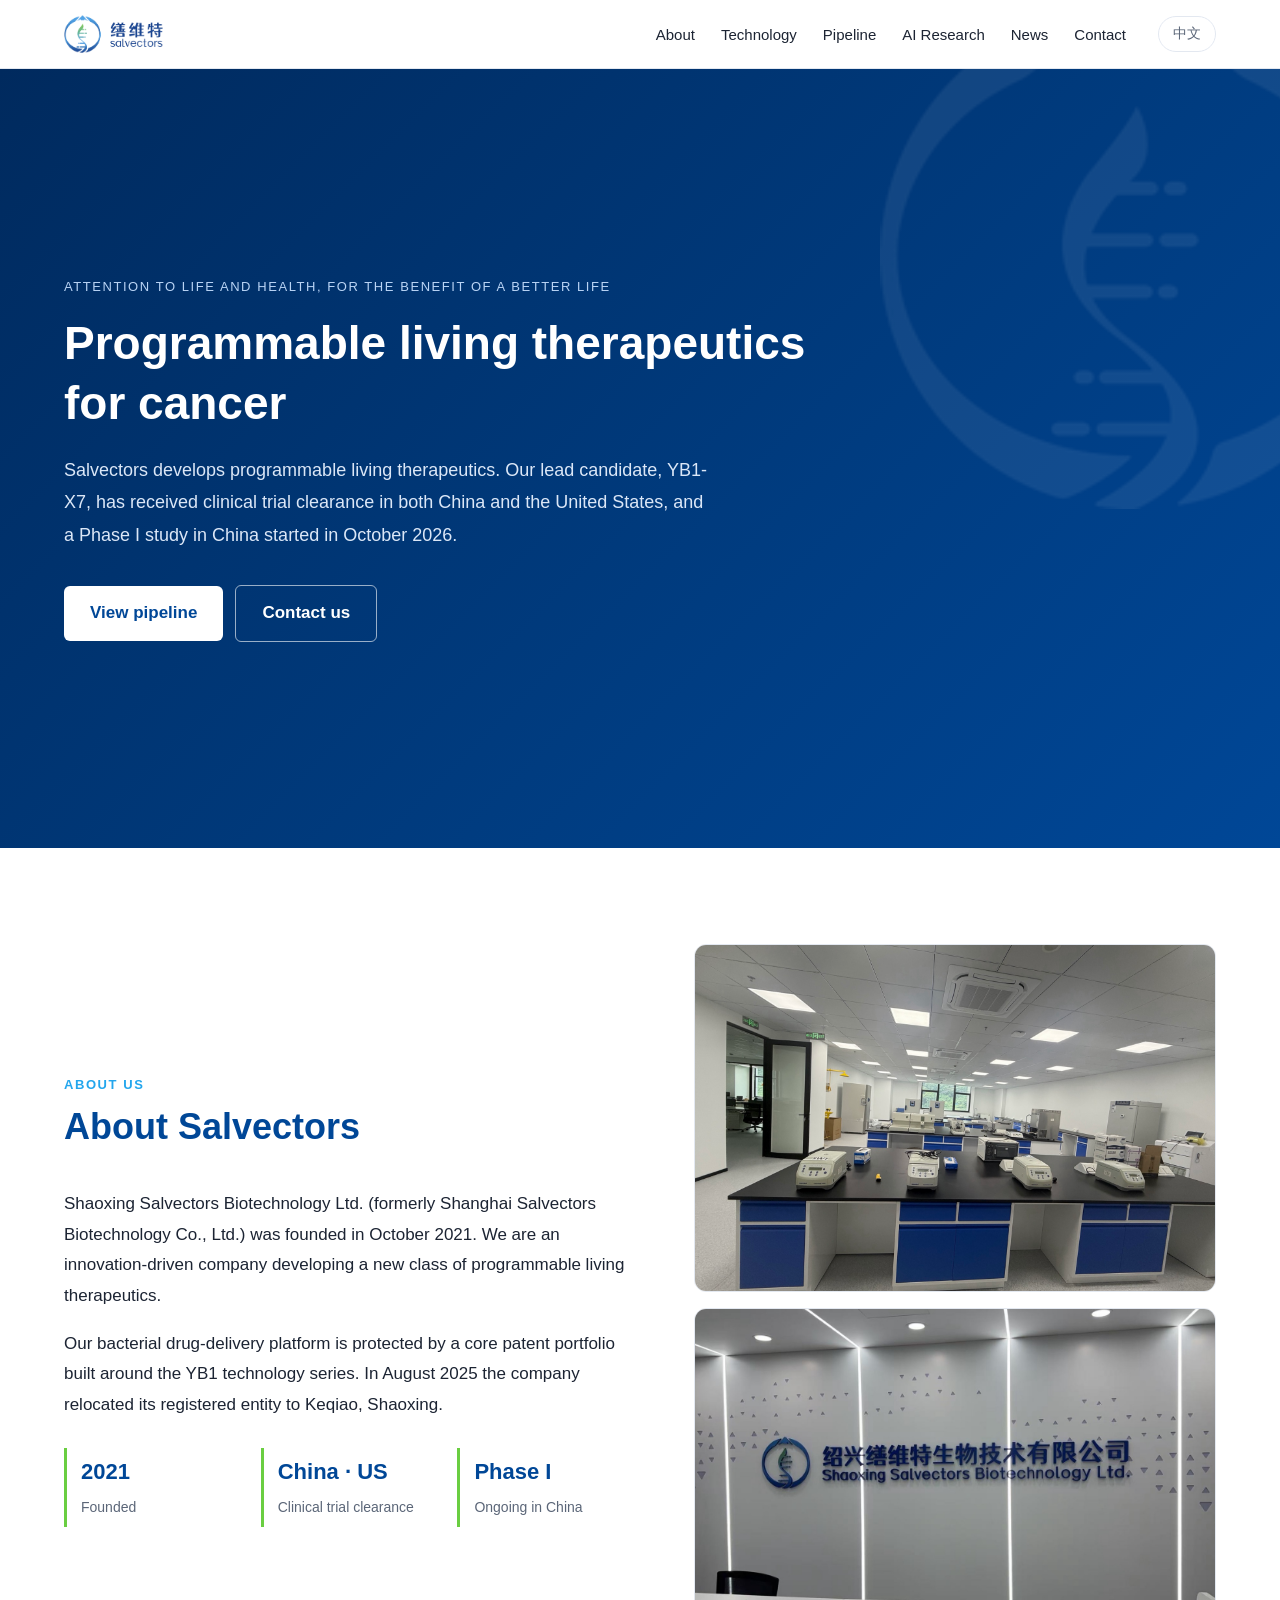
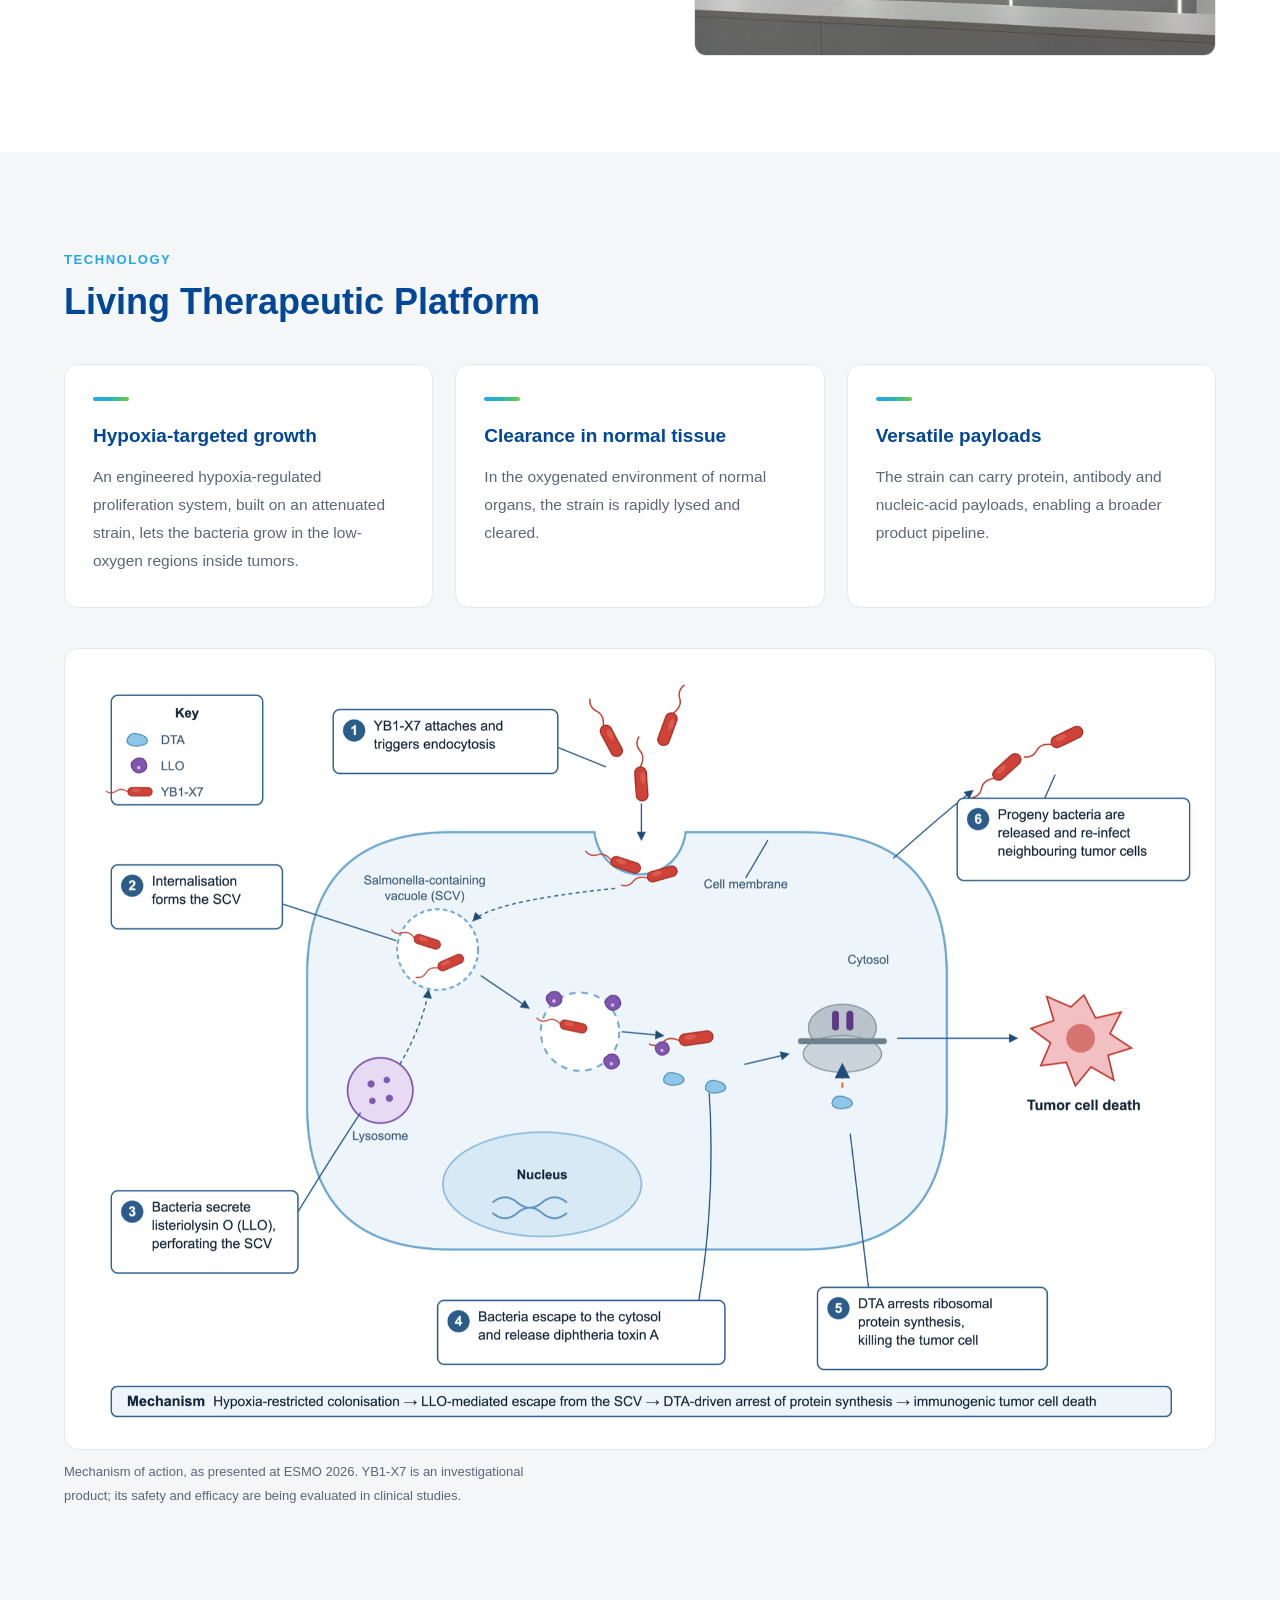
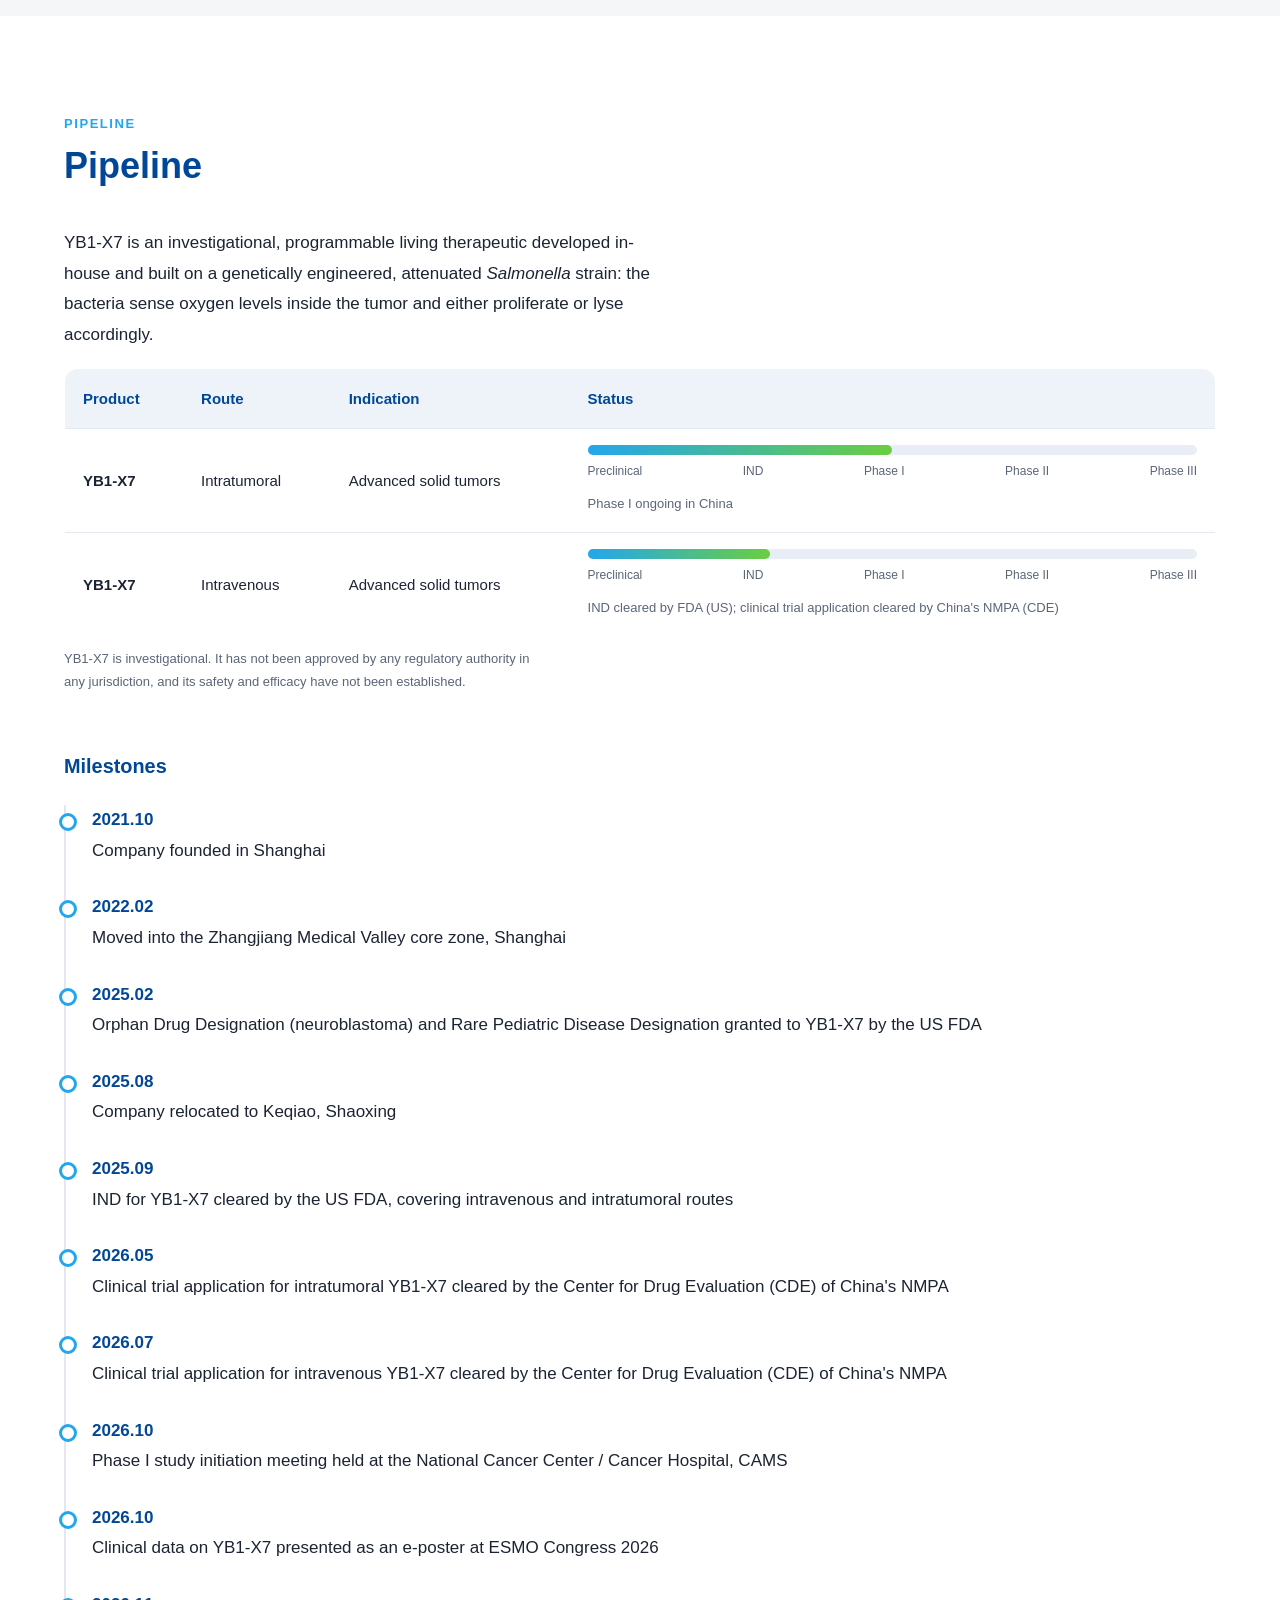
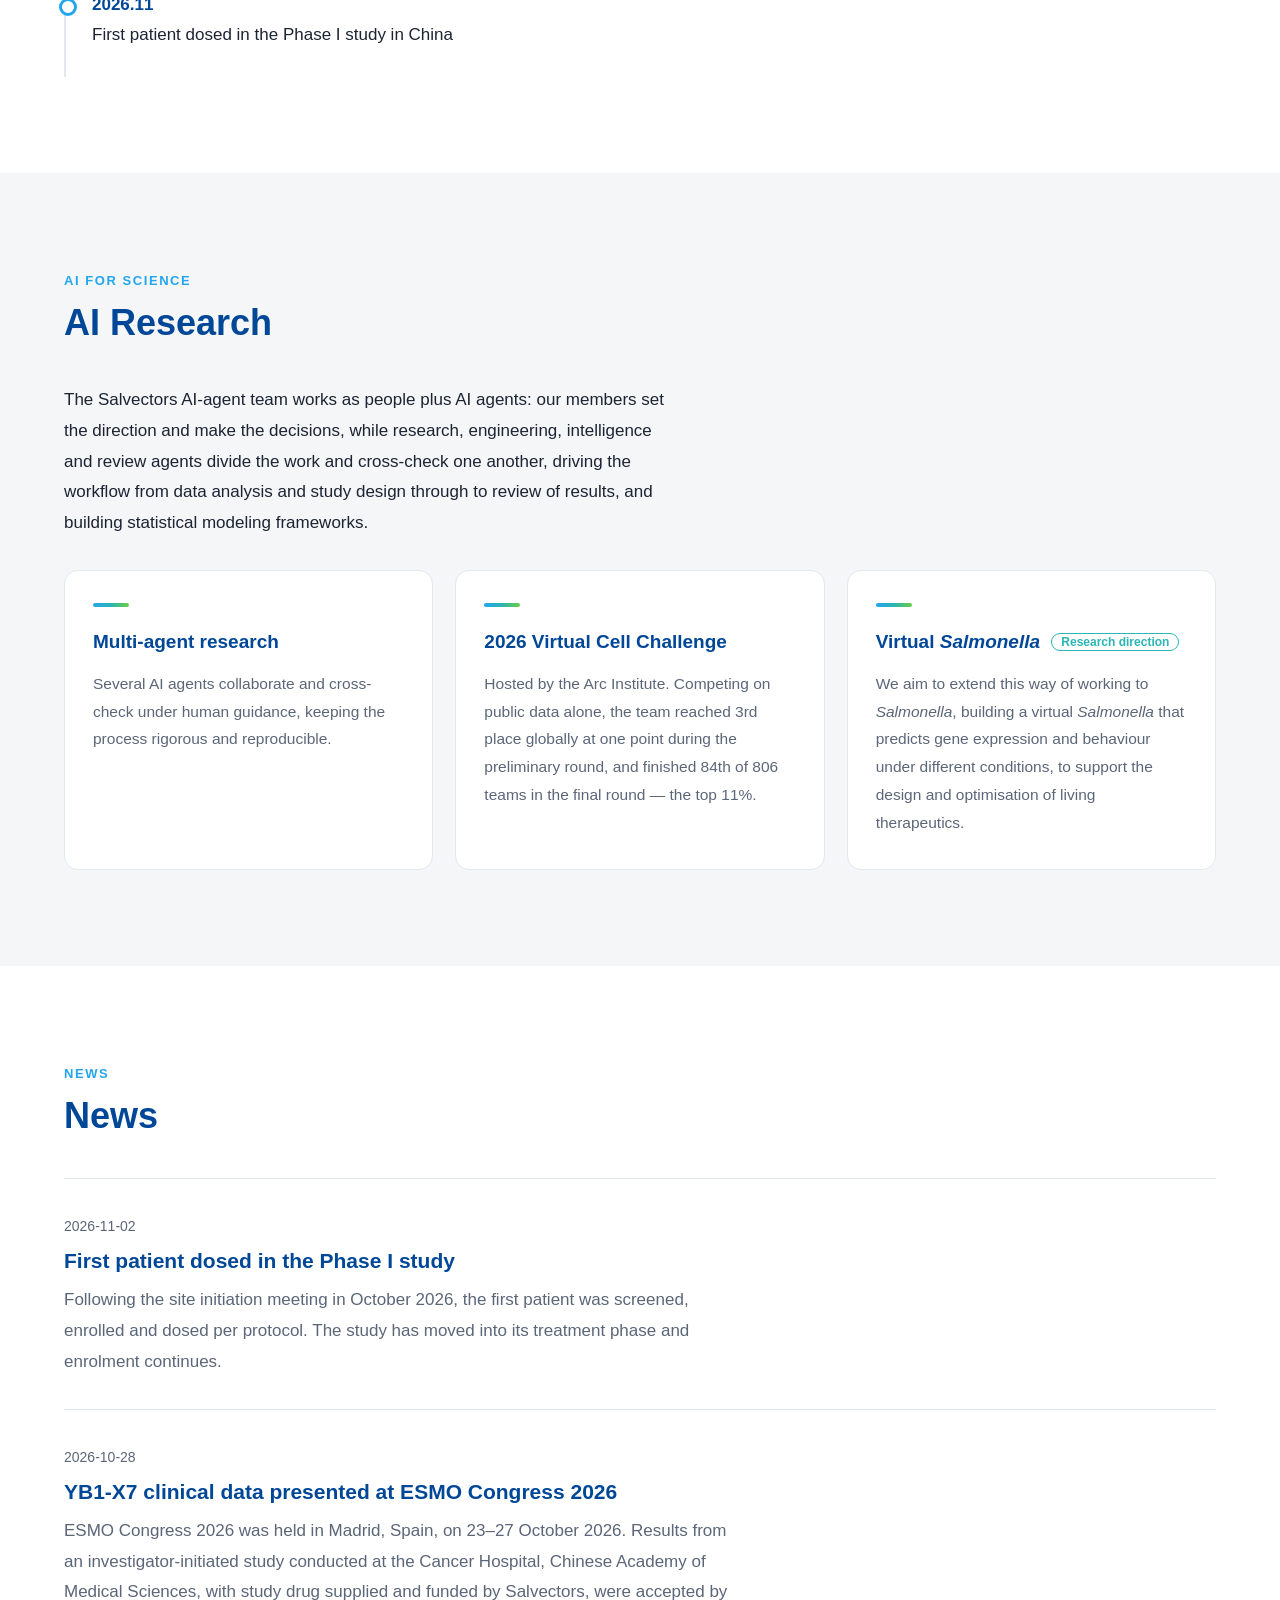
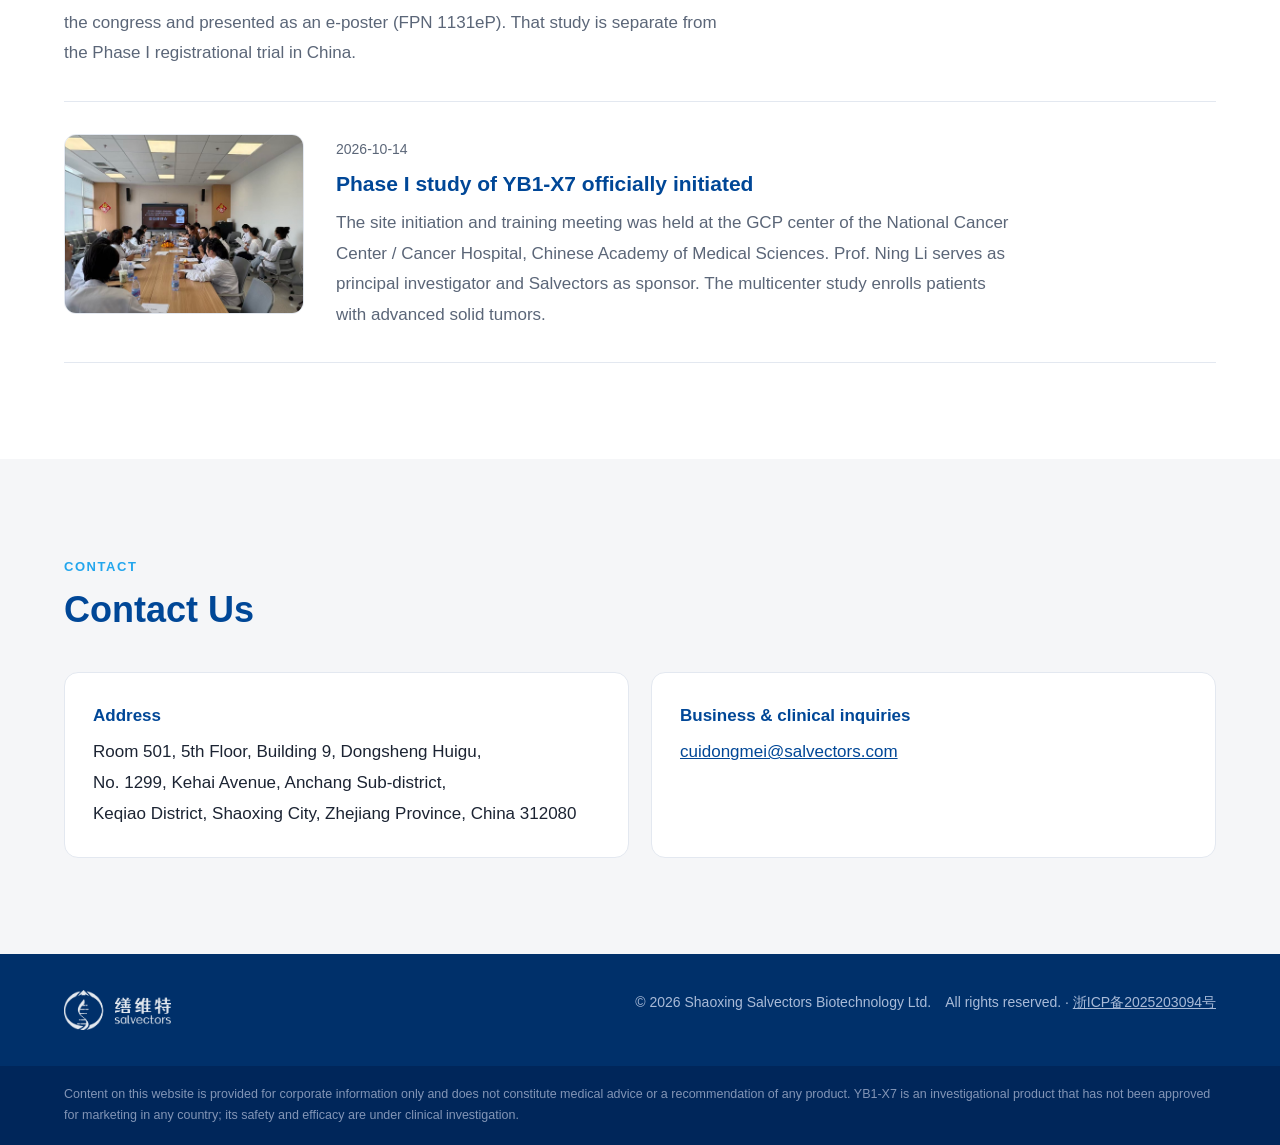
<file: index.html>
<!doctype html>
<html><head><meta charset="utf-8">
<title>缮维特生物 Salvectors</title>
<script>
var l=(navigator.languages&&navigator.languages[0]||navigator.language||'').toLowerCase();
location.replace(l.indexOf('zh')===0?'zh/':'en/');
</script>
<noscript><meta http-equiv="refresh" content="0; url=zh/"></noscript>
</head><body><a href="zh/">中文</a> · <a href="en/">English</a></body></html>
</file>
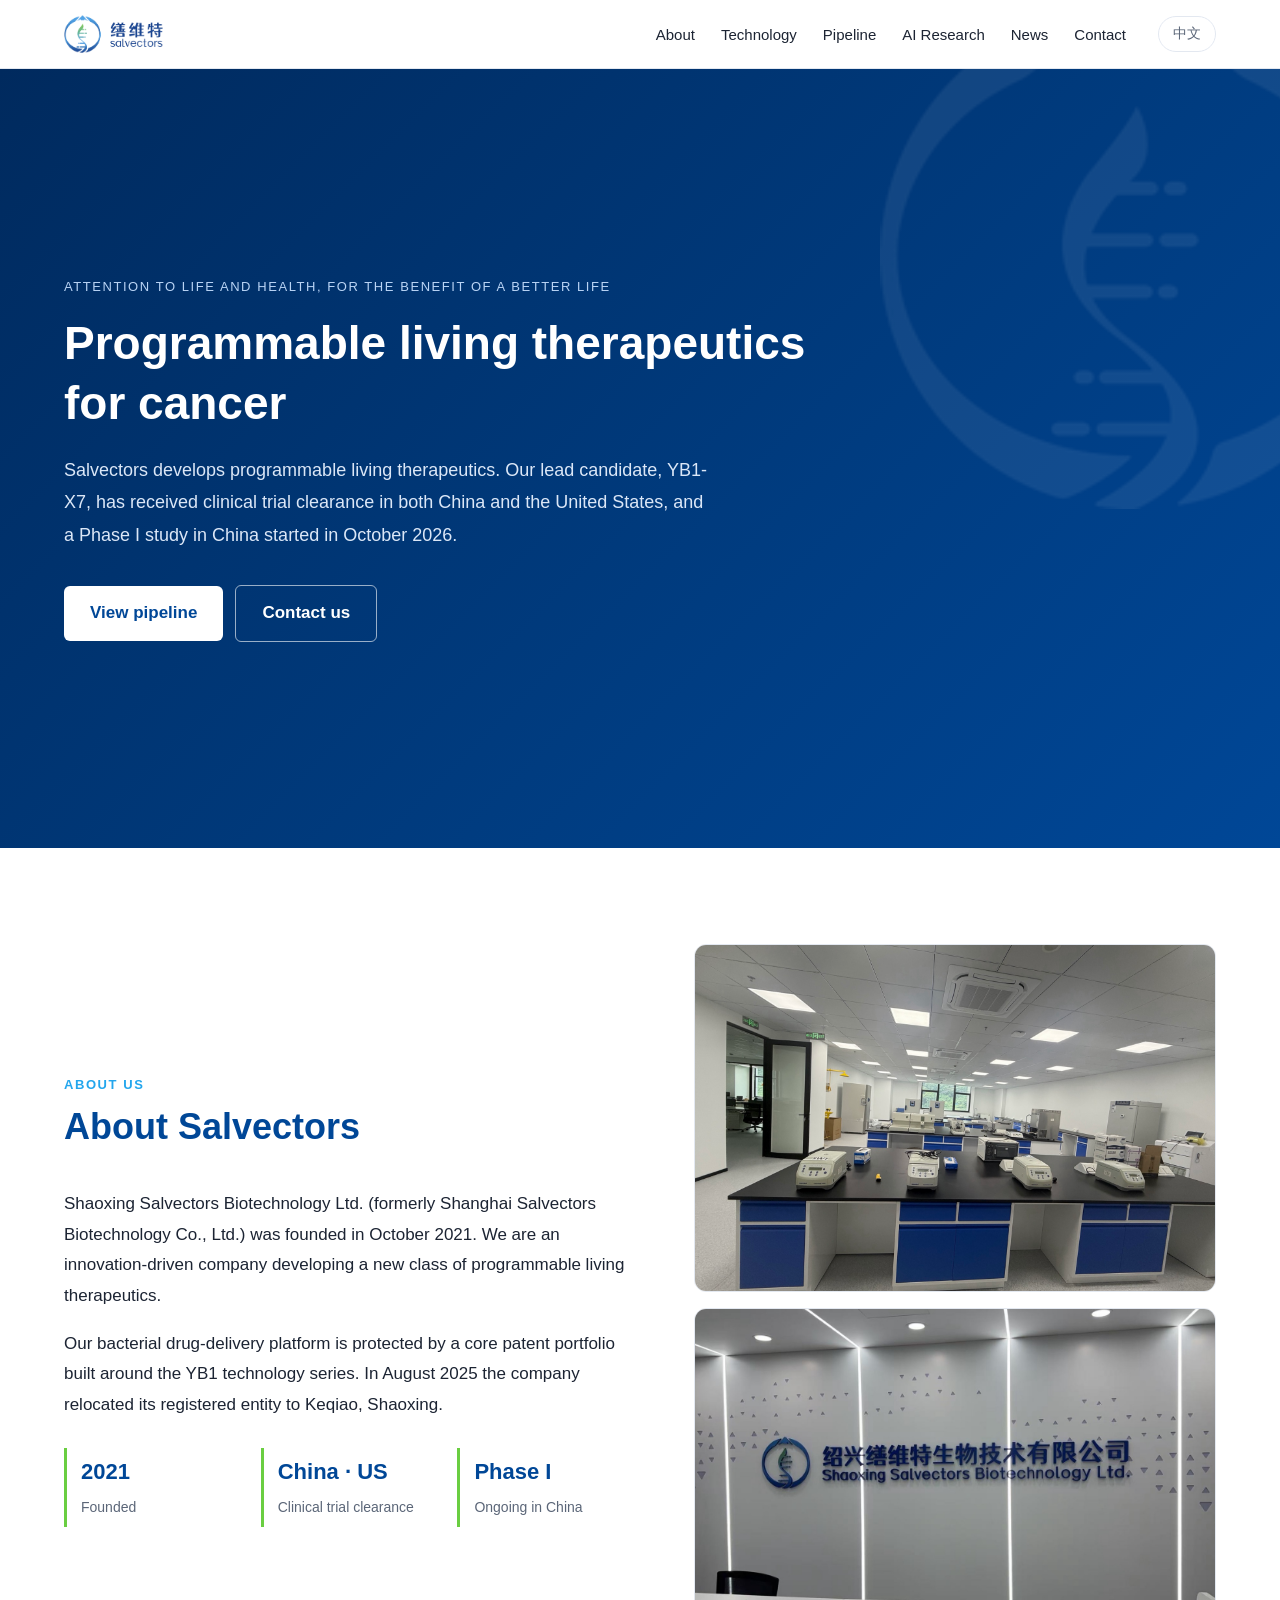
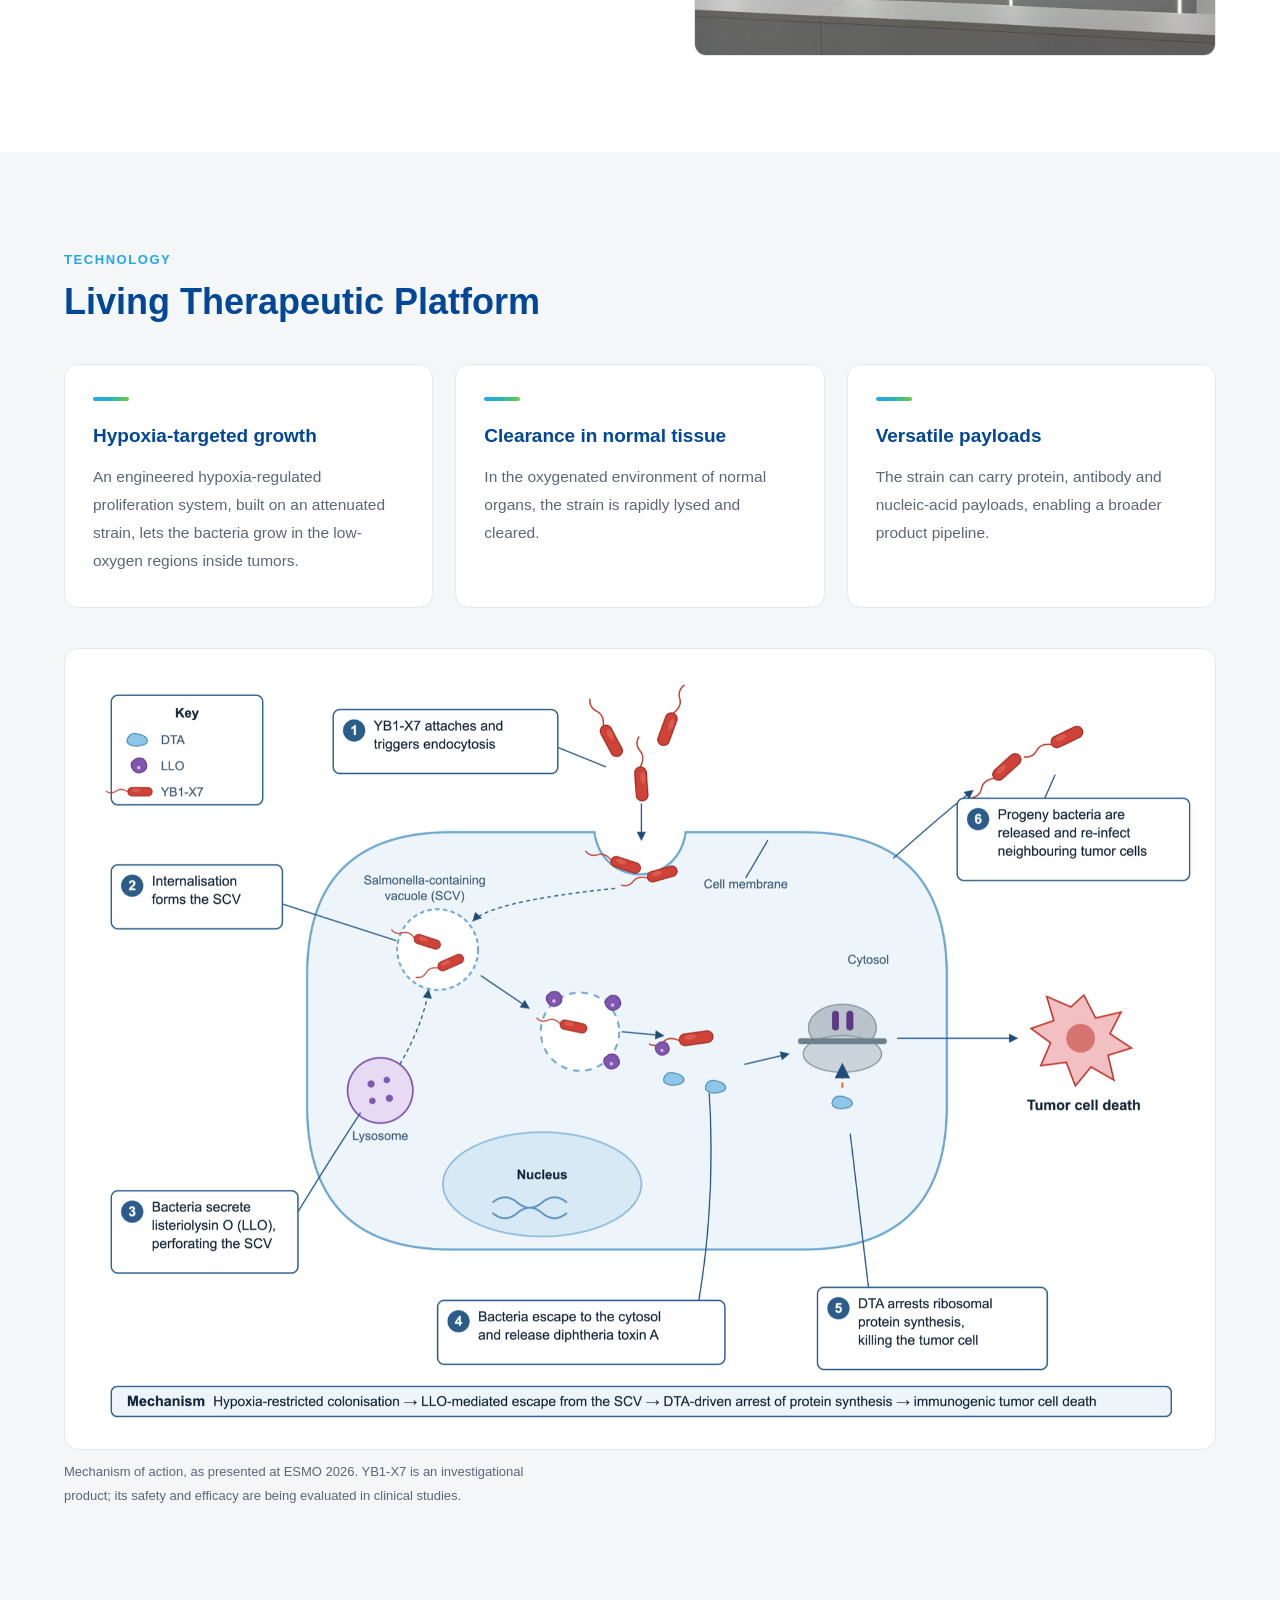
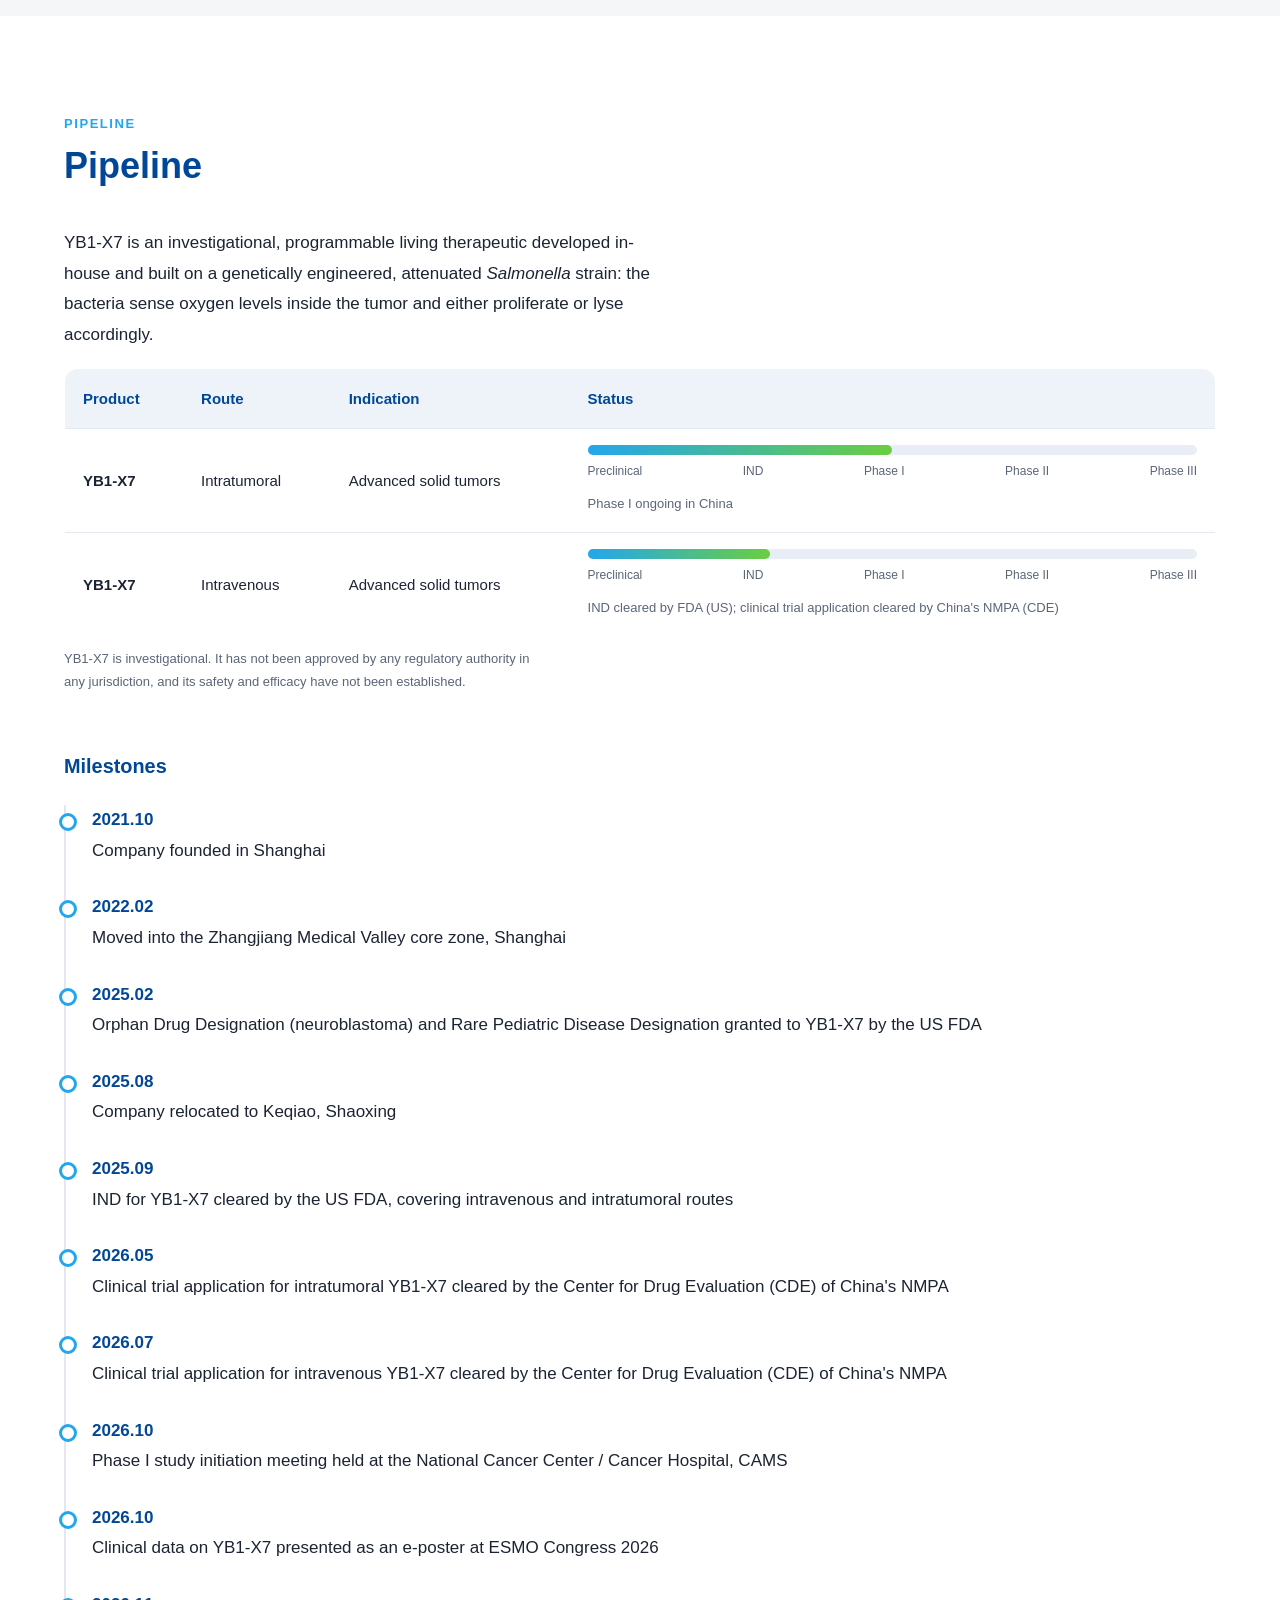
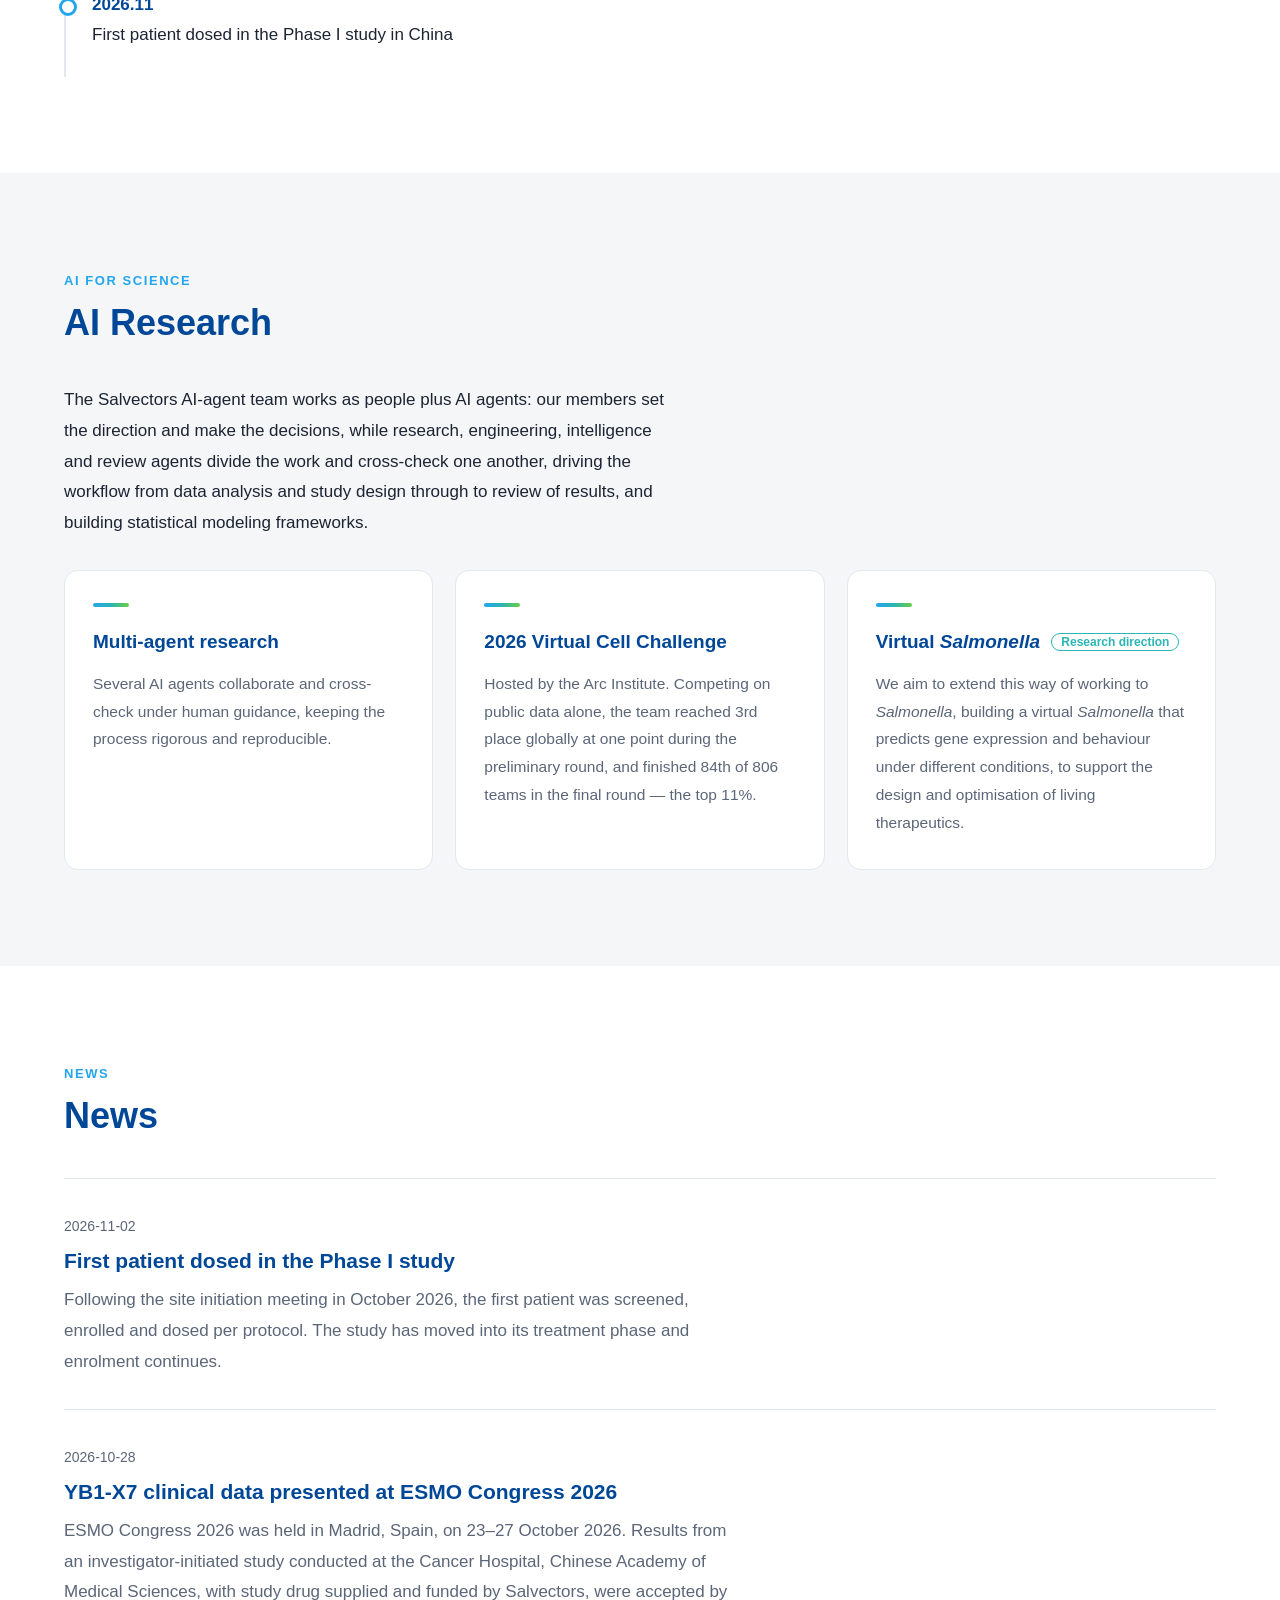
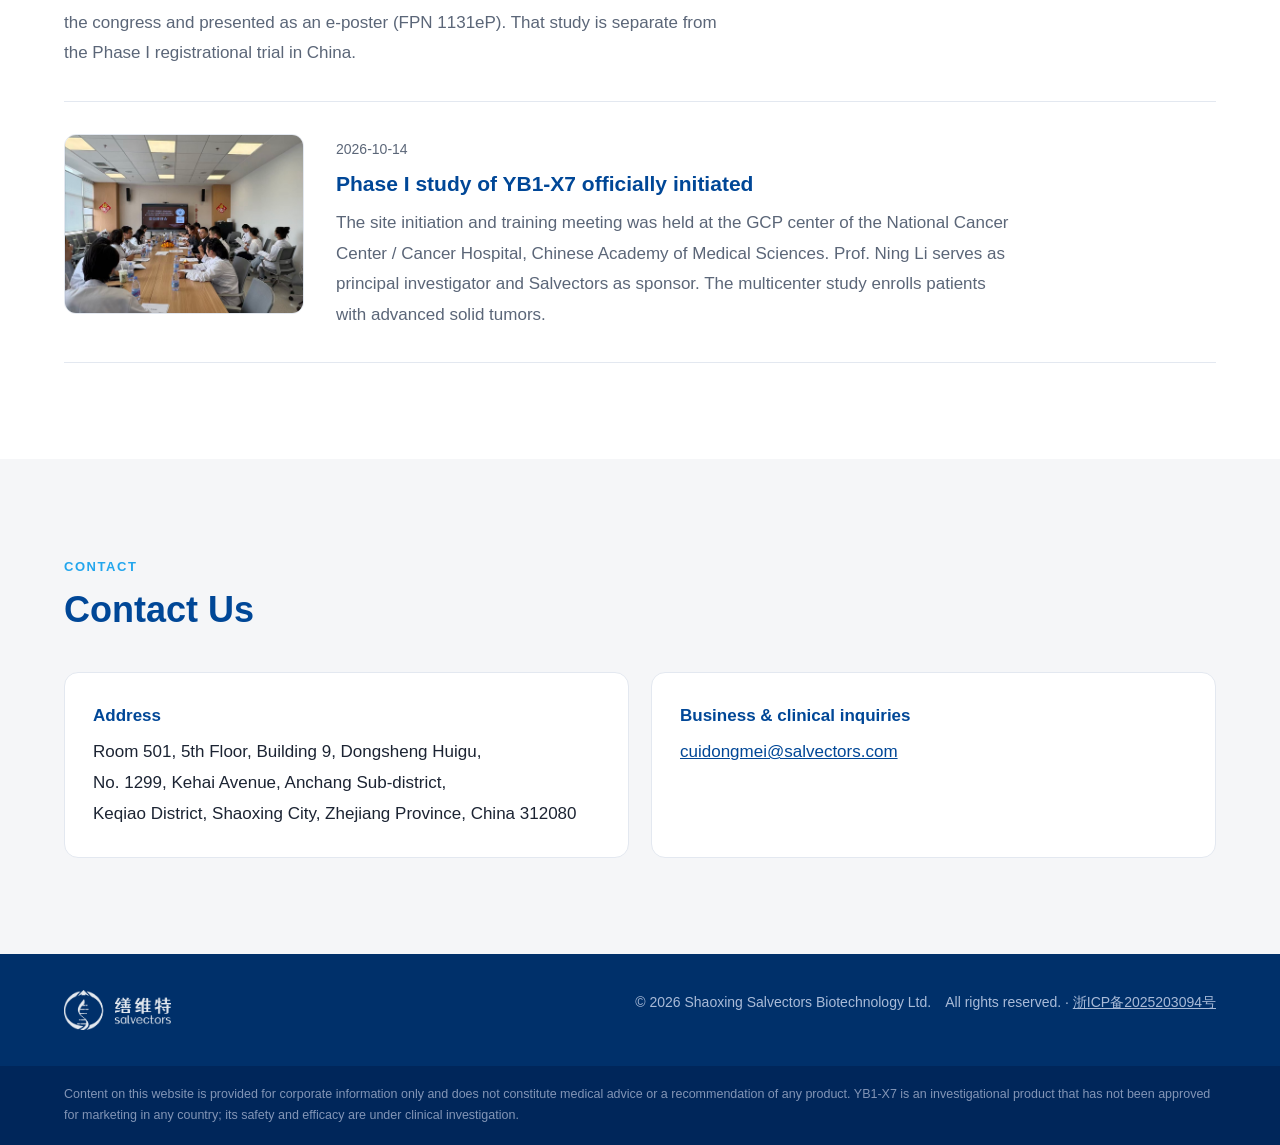
<file: en/index.html>
<!doctype html>
<html lang="en">
<head>
<meta charset="utf-8">
<meta name="viewport" content="width=device-width, initial-scale=1">
<title>Salvectors | Shaoxing Salvectors Biotechnology Ltd.</title>
<meta name="description" content="Shaoxing Salvectors Biotechnology Ltd. develops programmable living therapeutics. Lead program: YB1-X7.">
<link rel="canonical" href="https://salvectors.com/en/">
<link rel="alternate" hreflang="zh-CN" href="https://salvectors.com/zh/">
<link rel="alternate" hreflang="en" href="https://salvectors.com/en/">
<link rel="alternate" hreflang="x-default" href="https://salvectors.com/">
<link rel="icon" type="image/png" href="../assets/mark.png">
<link rel="apple-touch-icon" href="../assets/mark.png">
<link rel="stylesheet" href="../assets/style.css">
</head>
<body>
<header class=top><div class=wrap>
  <a class=brand href="./"><img src="../assets/logo.png" alt="Shaoxing Salvectors Biotechnology Ltd."></a>
  <nav><a href="#about">About</a><a href="#platform">Technology</a><a href="#pipeline">Pipeline</a><a href="#ai">AI Research</a><a href="#news">News</a><a href="#contact">Contact</a></nav>
  <a class=lang href="../zh/">中文</a>
</div></header>

<section class=hero><div class=wrap>
  <div class=eyebrow>Attention to life and health, for the benefit of a better life</div>
  <h1>Programmable living therapeutics<br>for cancer</h1>
  <p>Salvectors develops programmable living therapeutics. Our lead candidate, YB1-X7, has received clinical trial clearance in both China and the United States, and a Phase I study in China started in October 2026.</p>
  <a class="btn primary" href="#pipeline">View pipeline</a><a class="btn ghost" href="#contact">Contact us</a>
</div></section>

<section id=about><div class="wrap two">
  <div>
    <div class=sec-head><div class=eyebrow>About Us</div><h2>About Salvectors</h2></div>
    <p>Shaoxing Salvectors Biotechnology Ltd. (formerly Shanghai Salvectors Biotechnology Co., Ltd.) was founded in October 2021. We are an innovation-driven company developing a new class of programmable living therapeutics.</p><p>Our bacterial drug-delivery platform is protected by a core patent portfolio built around the YB1 technology series. In August 2025 the company relocated its registered entity to Keqiao, Shaoxing.</p>
    <div class=facts><div class=fact><b>2021</b><span>Founded</span></div><div class=fact><b>China · US</b><span>Clinical trial clearance</span></div><div class=fact><b>Phase I</b><span>Ongoing in China</span></div></div>
  </div>
  <div class=photos>
    <img src="../assets/lab.jpg" alt="R&D laboratory in Keqiao" loading=lazy>
    <img src="../assets/reception.jpg" alt="Reception, Shaoxing Salvectors Biotechnology Ltd." loading=lazy>
  </div>
</div></section>

<section id=platform class=soft><div class=wrap>
  <div class=sec-head><div class=eyebrow>Technology</div><h2>Living Therapeutic Platform</h2></div>
  <div class=cards><div class=card><div class=dot></div><h3>Hypoxia-targeted growth</h3><p>An engineered hypoxia-regulated proliferation system, built on an attenuated strain, lets the bacteria grow in the low-oxygen regions inside tumors.</p></div><div class=card><div class=dot></div><h3>Clearance in normal tissue</h3><p>In the oxygenated environment of normal organs, the strain is rapidly lysed and cleared.</p></div><div class=card><div class=dot></div><h3>Versatile payloads</h3><p>The strain can carry protein, antibody and nucleic-acid payloads, enabling a broader product pipeline.</p></div></div>
  <div class=moa><img src="../assets/moa_en.png" alt="Mechanism of action of YB1-X7" loading=lazy></div>
  <p class=note>Mechanism of action, as presented at ESMO 2026. YB1-X7 is an investigational product; its safety and efficacy are being evaluated in clinical studies.</p>
</div></section>

<section id=pipeline><div class=wrap>
  <div class=sec-head><div class=eyebrow>Pipeline</div><h2>Pipeline</h2></div>
  <p>YB1-X7 is an investigational, programmable living therapeutic developed in-house and built on a genetically engineered, attenuated <i>Salmonella</i> strain: the bacteria sense oxygen levels inside the tumor and either proliferate or lyse accordingly.</p>
  <table class=pipe><thead><tr><th>Product</th><th>Route</th><th>Indication</th><th>Status</th></tr></thead><tbody><tr><td><b>YB1-X7</b></td><td>Intratumoral</td><td>Advanced solid tumors</td><td><div class=bar><i style="width:50%"></i></div><div class=stages><span>Preclinical</span><span>IND</span><span>Phase I</span><span>Phase II</span><span>Phase III</span></div><div class=note>Phase I ongoing in China</div></td></tr><tr><td><b>YB1-X7</b></td><td>Intravenous</td><td>Advanced solid tumors</td><td><div class=bar><i style="width:30%"></i></div><div class=stages><span>Preclinical</span><span>IND</span><span>Phase I</span><span>Phase II</span><span>Phase III</span></div><div class=note>IND cleared by FDA (US); clinical trial application cleared by China's NMPA (CDE)</div></td></tr></tbody></table>
  <p class=note>YB1-X7 is investigational. It has not been approved by any regulatory authority in any jurisdiction, and its safety and efficacy have not been established.</p>
  <h3 style="margin:56px 0 20px;color:var(--navy)">Milestones</h3>
  <ul class=timeline><li><time>2021.10</time>Company founded in Shanghai</li><li><time>2022.02</time>Moved into the Zhangjiang Medical Valley core zone, Shanghai</li><li><time>2025.02</time>Orphan Drug Designation (neuroblastoma) and Rare Pediatric Disease Designation granted to YB1-X7 by the US FDA</li><li><time>2025.08</time>Company relocated to Keqiao, Shaoxing</li><li><time>2025.09</time>IND for YB1-X7 cleared by the US FDA, covering intravenous and intratumoral routes</li><li><time>2026.05</time>Clinical trial application for intratumoral YB1-X7 cleared by the Center for Drug Evaluation (CDE) of China's NMPA</li><li><time>2026.07</time>Clinical trial application for intravenous YB1-X7 cleared by the Center for Drug Evaluation (CDE) of China's NMPA</li><li><time>2026.10</time>Phase I study initiation meeting held at the National Cancer Center / Cancer Hospital, CAMS</li><li><time>2026.10</time>Clinical data on YB1-X7 presented as an e-poster at ESMO Congress 2026</li><li><time>2026.11</time>First patient dosed in the Phase I study in China</li></ul>
</div></section>

<section id=ai class=soft><div class=wrap>
  <div class=sec-head><div class=eyebrow>AI for Science</div><h2>AI Research</h2></div>
  <p>The Salvectors AI-agent team works as people plus AI agents: our members set the direction and make the decisions, while research, engineering, intelligence and review agents divide the work and cross-check one another, driving the workflow from data analysis and study design through to review of results, and building statistical modeling frameworks.</p>
  <div class=cards style="margin-top:32px"><div class=card><div class=dot></div><h3>Multi-agent research</h3><p>Several AI agents collaborate and cross-check under human guidance, keeping the process rigorous and reproducible.</p></div><div class=card><div class=dot></div><h3>2026 Virtual Cell Challenge</h3><p>Hosted by the Arc Institute. Competing on public data alone, the team reached 3rd place globally at one point during the preliminary round, and finished 84th of 806 teams in the final round — the top 11%.</p></div><div class=card><div class=dot></div><h3>Virtual <i>Salmonella</i> <em class=tag>Research direction</em></h3><p>We aim to extend this way of working to <i>Salmonella</i>, building a virtual <i>Salmonella</i> that predicts gene expression and behaviour under different conditions, to support the design and optimisation of living therapeutics.</p></div></div>
</div></section>

<section id=news><div class=wrap>
  <div class=sec-head><div class=eyebrow>News</div><h2>News</h2></div>
  <div class=news><article class="news-item no-img"><div><time>2026-11-02</time><h3>First patient dosed in the Phase I study</h3><p>Following the site initiation meeting in October 2026, the first patient was screened, enrolled and dosed per protocol. The study has moved into its treatment phase and enrolment continues.</p></div></article><article class="news-item no-img"><div><time>2026-10-28</time><h3>YB1-X7 clinical data presented at ESMO Congress 2026</h3><p>ESMO Congress 2026 was held in Madrid, Spain, on 23–27 October 2026. Results from an investigator-initiated study conducted at the Cancer Hospital, Chinese Academy of Medical Sciences, with study drug supplied and funded by Salvectors, were accepted by the congress and presented as an e-poster (FPN 1131eP). That study is separate from the Phase I registrational trial in China.</p></div></article><article class="news-item"><img src="../assets/kickoff.jpg" alt="" loading=lazy><div><time>2026-10-14</time><h3>Phase I study of YB1-X7 officially initiated</h3><p>The site initiation and training meeting was held at the GCP center of the National Cancer Center / Cancer Hospital, Chinese Academy of Medical Sciences. Prof. Ning Li serves as principal investigator and Salvectors as sponsor. The multicenter study enrolls patients with advanced solid tumors.</p></div></article></div>
</div></section>

<section id=contact class=soft><div class=wrap>
  <div class=sec-head><div class=eyebrow>Contact</div><h2>Contact Us</h2></div>
  <div class=contact><div><b>Address</b>Room 501, 5th Floor, Building 9, Dongsheng Huigu,<br>No. 1299, Kehai Avenue, Anchang Sub-district,<br>Keqiao District, Shaoxing City, Zhejiang Province, China 312080</div><div><b>Business &amp; clinical inquiries</b><a href="mailto:cuidongmei@salvectors.com">cuidongmei@salvectors.com</a></div></div>
</div></section>

<footer><div class=wrap>
  <img src="../assets/logo-white.png" alt="" style="height:40px">
  <div>© 2026 Shaoxing Salvectors Biotechnology Ltd.　All rights reserved. · <a href="https://beian.miit.gov.cn/" target="_blank" rel="noopener">浙ICP备2025203094号</a></div>
</div></footer>
<div class=disclaimer><div class=wrap>Content on this website is provided for corporate information only and does not constitute medical advice or a recommendation of any product. YB1-X7 is an investigational product that has not been approved for marketing in any country; its safety and efficacy are under clinical investigation.</div></div>
</body>
</html>
</file>
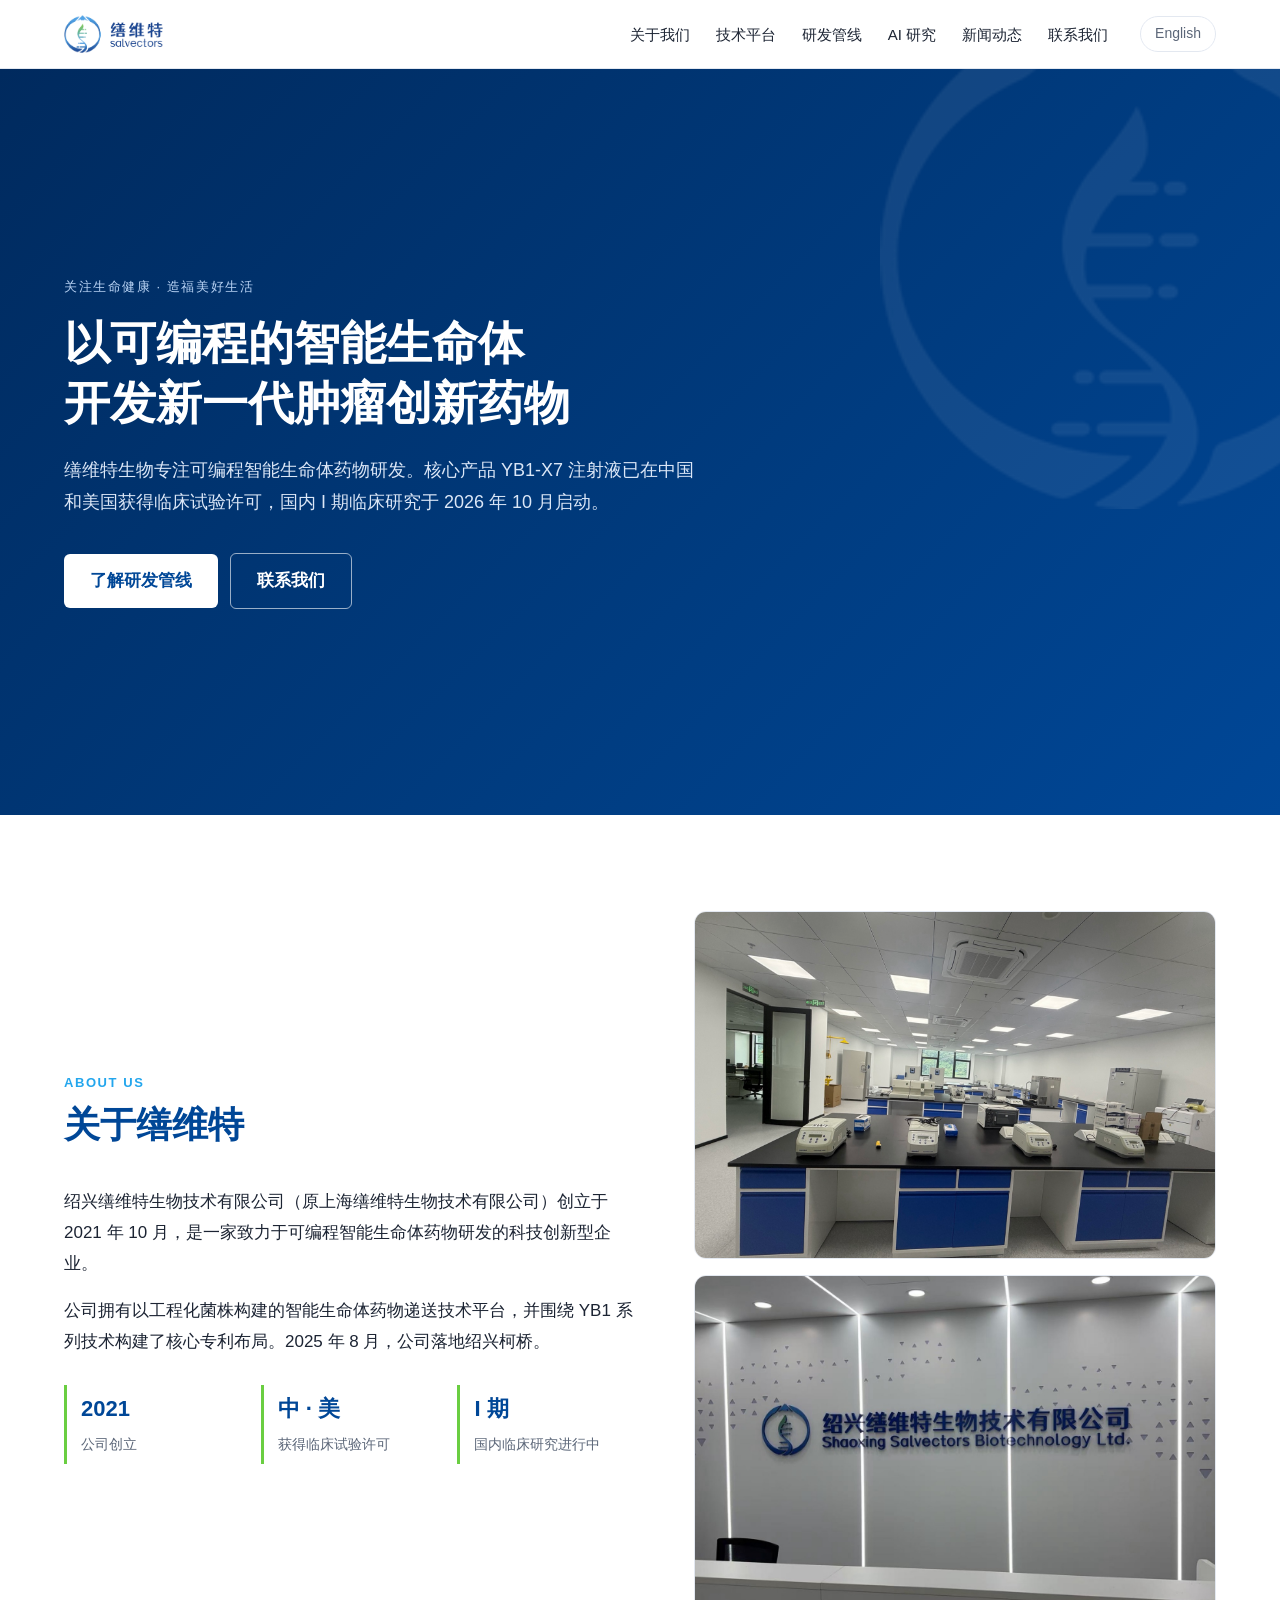
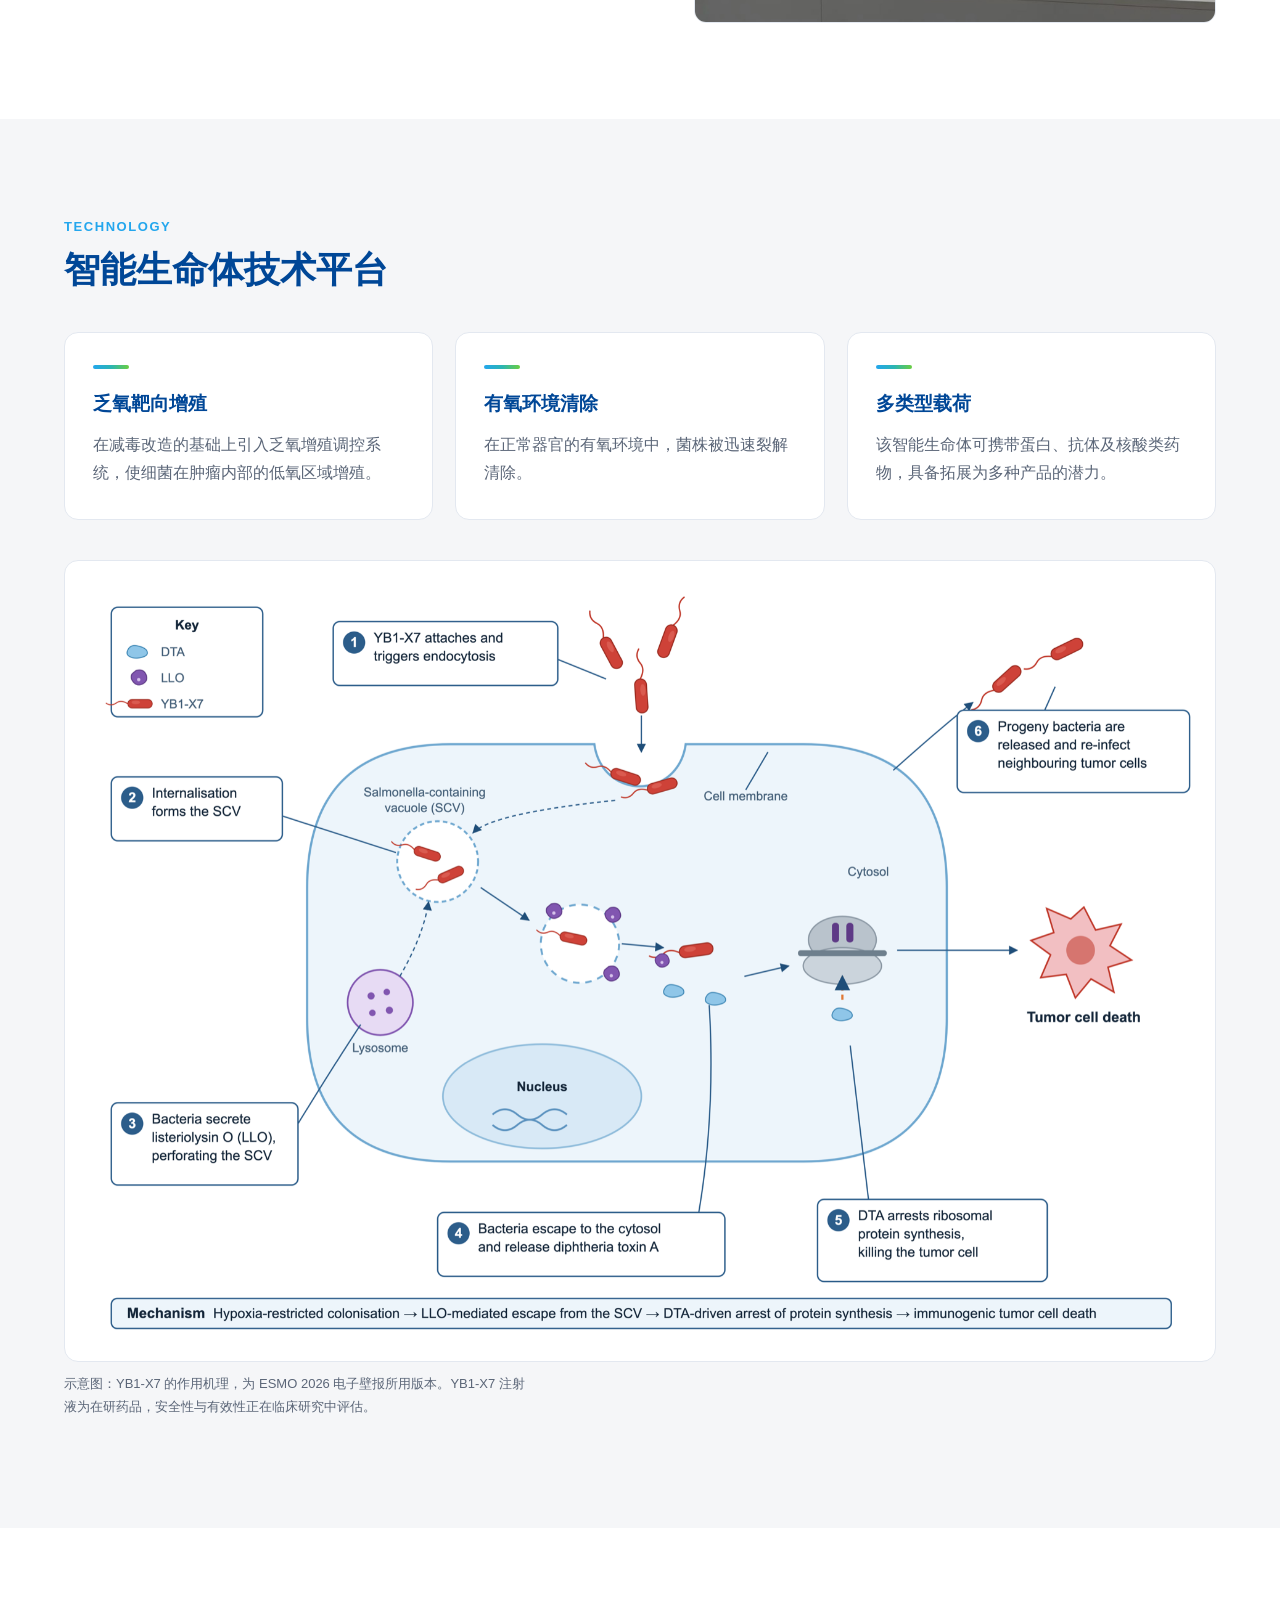
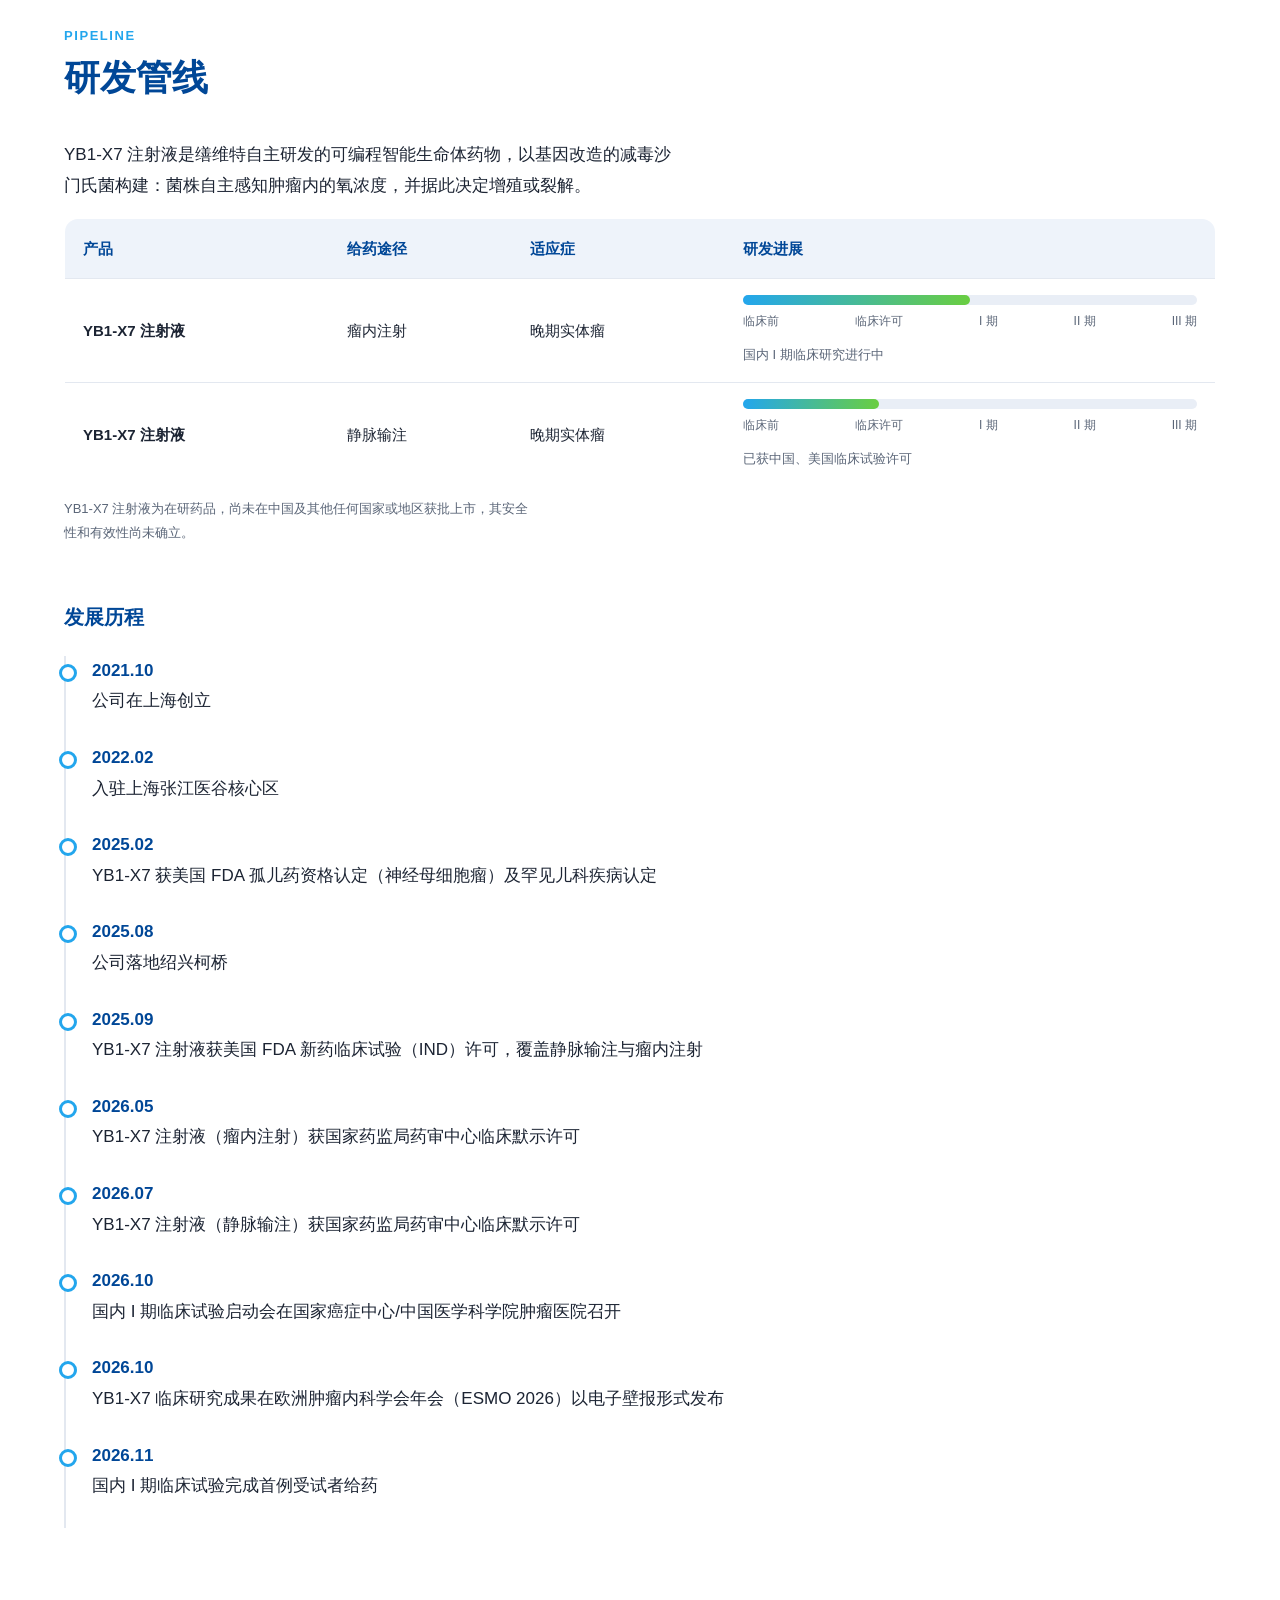
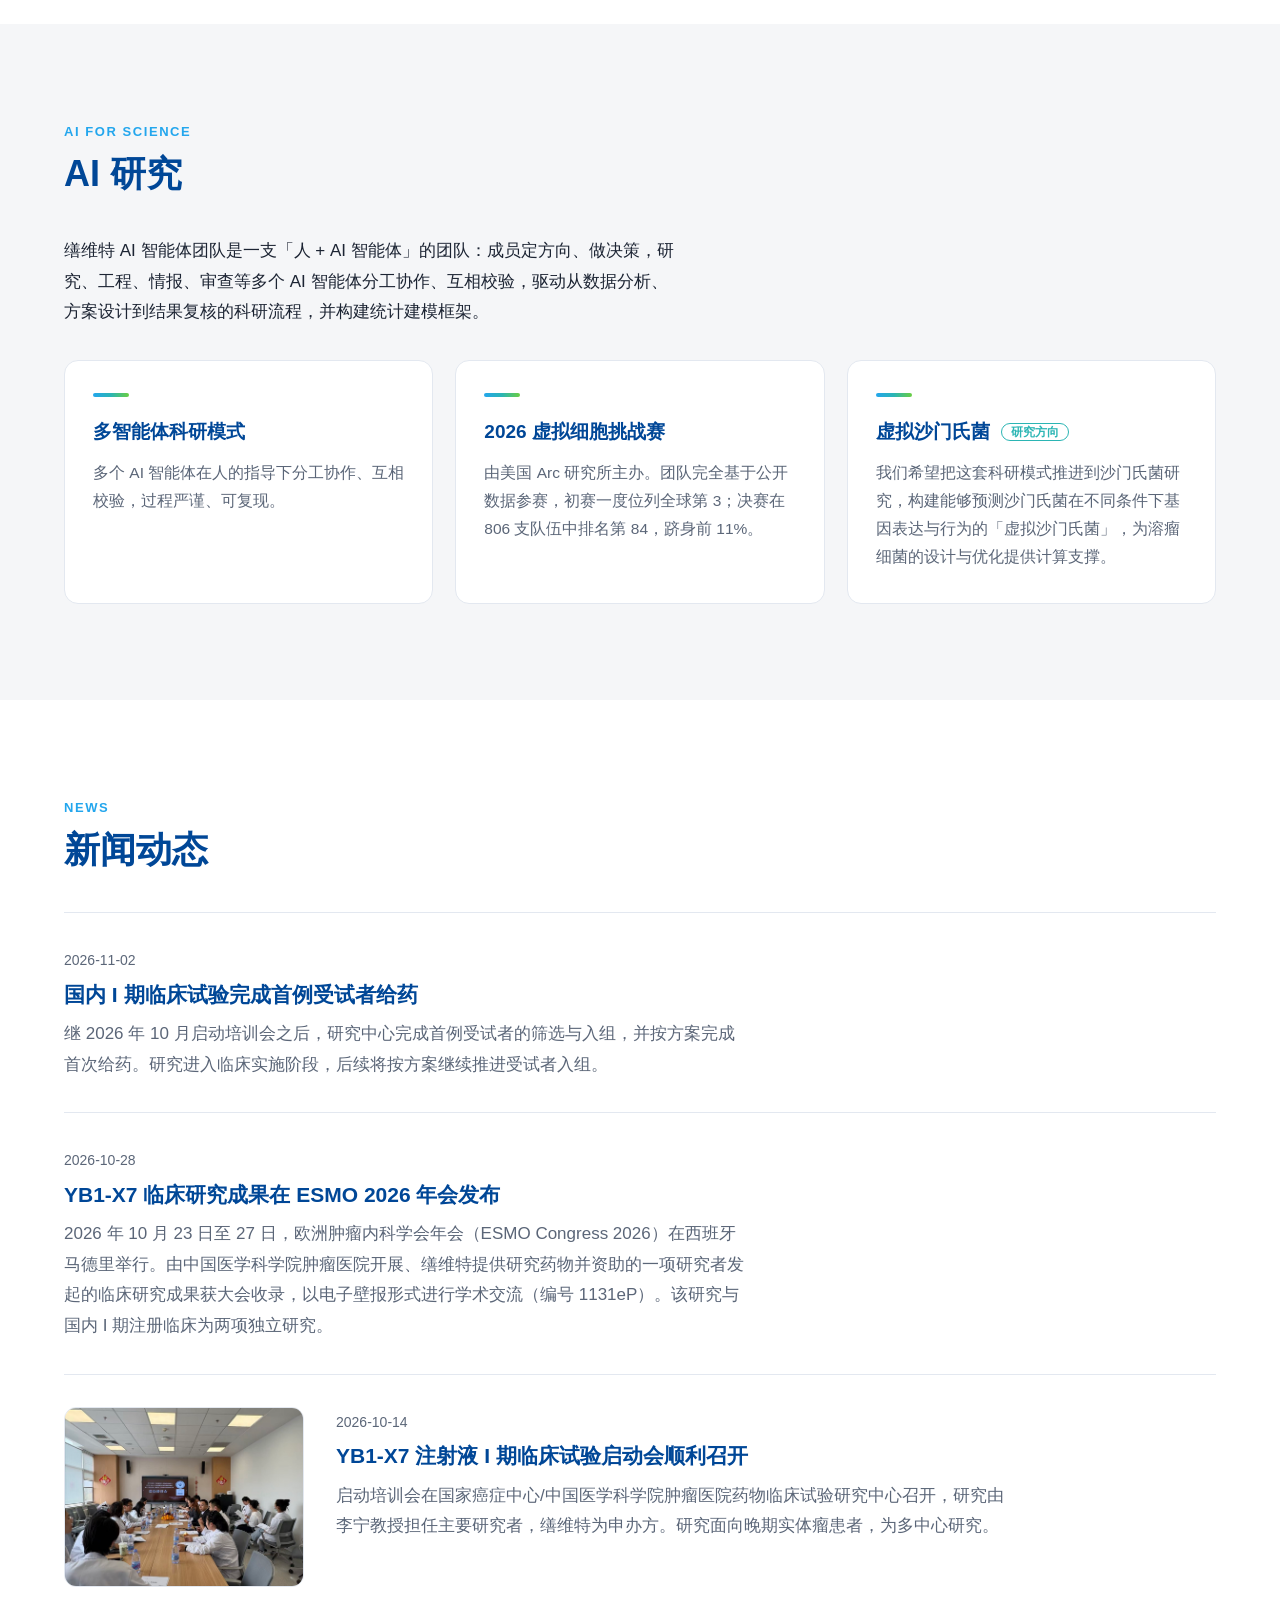
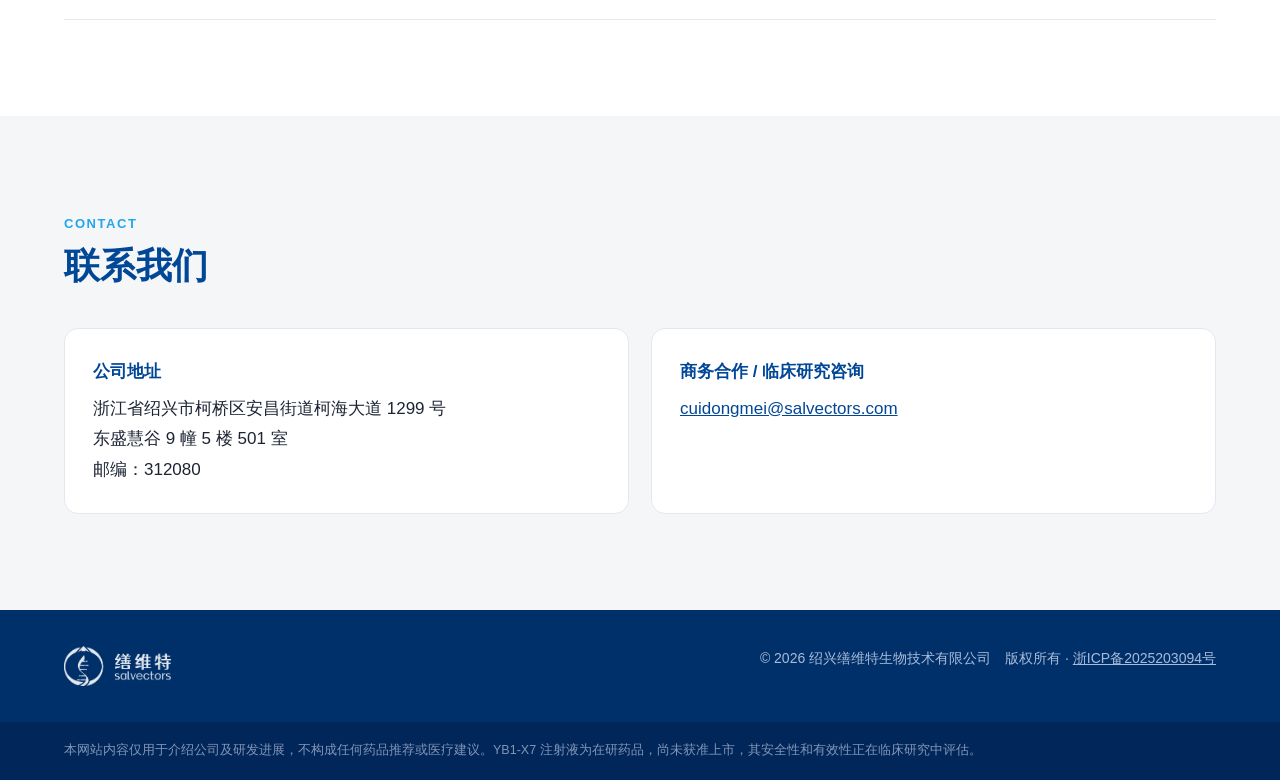
<file: zh/index.html>
<!doctype html>
<html lang="zh-CN">
<head>
<meta charset="utf-8">
<meta name="viewport" content="width=device-width, initial-scale=1">
<title>缮维特生物 | 绍兴缮维特生物技术有限公司</title>
<meta name="description" content="绍兴缮维特生物技术有限公司专注可编程智能生命体药物研发，核心产品 YB1-X7 注射液。">
<link rel="canonical" href="https://salvectors.com/zh/">
<link rel="alternate" hreflang="zh-CN" href="https://salvectors.com/zh/">
<link rel="alternate" hreflang="en" href="https://salvectors.com/en/">
<link rel="alternate" hreflang="x-default" href="https://salvectors.com/">
<link rel="icon" type="image/png" href="../assets/mark.png">
<link rel="apple-touch-icon" href="../assets/mark.png">
<link rel="stylesheet" href="../assets/style.css">
</head>
<body>
<header class=top><div class=wrap>
  <a class=brand href="./"><img src="../assets/logo.png" alt="绍兴缮维特生物技术有限公司"></a>
  <nav><a href="#about">关于我们</a><a href="#platform">技术平台</a><a href="#pipeline">研发管线</a><a href="#ai">AI 研究</a><a href="#news">新闻动态</a><a href="#contact">联系我们</a></nav>
  <a class=lang href="../en/">English</a>
</div></header>

<section class=hero><div class=wrap>
  <div class=eyebrow>关注生命健康 · 造福美好生活</div>
  <h1>以可编程的智能生命体<br>开发新一代肿瘤创新药物</h1>
  <p>缮维特生物专注可编程智能生命体药物研发。核心产品 YB1-X7 注射液已在中国和美国获得临床试验许可，国内 I 期临床研究于 2026 年 10 月启动。</p>
  <a class="btn primary" href="#pipeline">了解研发管线</a><a class="btn ghost" href="#contact">联系我们</a>
</div></section>

<section id=about><div class="wrap two">
  <div>
    <div class=sec-head><div class=eyebrow>About Us</div><h2>关于缮维特</h2></div>
    <p>绍兴缮维特生物技术有限公司（原上海缮维特生物技术有限公司）创立于 2021 年 10 月，是一家致力于可编程智能生命体药物研发的科技创新型企业。</p><p>公司拥有以工程化菌株构建的智能生命体药物递送技术平台，并围绕 YB1 系列技术构建了核心专利布局。2025 年 8 月，公司落地绍兴柯桥。</p>
    <div class=facts><div class=fact><b>2021</b><span>公司创立</span></div><div class=fact><b>中 · 美</b><span>获得临床试验许可</span></div><div class=fact><b>I 期</b><span>国内临床研究进行中</span></div></div>
  </div>
  <div class=photos>
    <img src="../assets/lab.jpg" alt="柯桥研发实验室" loading=lazy>
    <img src="../assets/reception.jpg" alt="绍兴缮维特生物技术有限公司前台" loading=lazy>
  </div>
</div></section>

<section id=platform class=soft><div class=wrap>
  <div class=sec-head><div class=eyebrow>Technology</div><h2>智能生命体技术平台</h2></div>
  <div class=cards><div class=card><div class=dot></div><h3>乏氧靶向增殖</h3><p>在减毒改造的基础上引入乏氧增殖调控系统，使细菌在肿瘤内部的低氧区域增殖。</p></div><div class=card><div class=dot></div><h3>有氧环境清除</h3><p>在正常器官的有氧环境中，菌株被迅速裂解清除。</p></div><div class=card><div class=dot></div><h3>多类型载荷</h3><p>该智能生命体可携带蛋白、抗体及核酸类药物，具备拓展为多种产品的潜力。</p></div></div>
  <div class=moa><img src="../assets/moa_en.png" alt="YB1-X7 作用机理示意图" loading=lazy></div>
  <p class=note>示意图：YB1-X7 的作用机理，为 ESMO 2026 电子壁报所用版本。YB1-X7 注射液为在研药品，安全性与有效性正在临床研究中评估。</p>
</div></section>

<section id=pipeline><div class=wrap>
  <div class=sec-head><div class=eyebrow>Pipeline</div><h2>研发管线</h2></div>
  <p>YB1-X7 注射液是缮维特自主研发的可编程智能生命体药物，以基因改造的减毒沙门氏菌构建：菌株自主感知肿瘤内的氧浓度，并据此决定增殖或裂解。</p>
  <table class=pipe><thead><tr><th>产品</th><th>给药途径</th><th>适应症</th><th>研发进展</th></tr></thead><tbody><tr><td><b>YB1-X7 注射液</b></td><td>瘤内注射</td><td>晚期实体瘤</td><td><div class=bar><i style="width:50%"></i></div><div class=stages><span>临床前</span><span>临床许可</span><span>I 期</span><span>II 期</span><span>III 期</span></div><div class=note>国内 I 期临床研究进行中</div></td></tr><tr><td><b>YB1-X7 注射液</b></td><td>静脉输注</td><td>晚期实体瘤</td><td><div class=bar><i style="width:30%"></i></div><div class=stages><span>临床前</span><span>临床许可</span><span>I 期</span><span>II 期</span><span>III 期</span></div><div class=note>已获中国、美国临床试验许可</div></td></tr></tbody></table>
  <p class=note>YB1-X7 注射液为在研药品，尚未在中国及其他任何国家或地区获批上市，其安全性和有效性尚未确立。</p>
  <h3 style="margin:56px 0 20px;color:var(--navy)">发展历程</h3>
  <ul class=timeline><li><time>2021.10</time>公司在上海创立</li><li><time>2022.02</time>入驻上海张江医谷核心区</li><li><time>2025.02</time>YB1-X7 获美国 FDA 孤儿药资格认定（神经母细胞瘤）及罕见儿科疾病认定</li><li><time>2025.08</time>公司落地绍兴柯桥</li><li><time>2025.09</time>YB1-X7 注射液获美国 FDA 新药临床试验（IND）许可，覆盖静脉输注与瘤内注射</li><li><time>2026.05</time>YB1-X7 注射液（瘤内注射）获国家药监局药审中心临床默示许可</li><li><time>2026.07</time>YB1-X7 注射液（静脉输注）获国家药监局药审中心临床默示许可</li><li><time>2026.10</time>国内 I 期临床试验启动会在国家癌症中心/中国医学科学院肿瘤医院召开</li><li><time>2026.10</time>YB1-X7 临床研究成果在欧洲肿瘤内科学会年会（ESMO 2026）以电子壁报形式发布</li><li><time>2026.11</time>国内 I 期临床试验完成首例受试者给药</li></ul>
</div></section>

<section id=ai class=soft><div class=wrap>
  <div class=sec-head><div class=eyebrow>AI for Science</div><h2>AI 研究</h2></div>
  <p>缮维特 AI 智能体团队是一支「人 + AI 智能体」的团队：成员定方向、做决策，研究、工程、情报、审查等多个 AI 智能体分工协作、互相校验，驱动从数据分析、方案设计到结果复核的科研流程，并构建统计建模框架。</p>
  <div class=cards style="margin-top:32px"><div class=card><div class=dot></div><h3>多智能体科研模式</h3><p>多个 AI 智能体在人的指导下分工协作、互相校验，过程严谨、可复现。</p></div><div class=card><div class=dot></div><h3>2026 虚拟细胞挑战赛</h3><p>由美国 Arc 研究所主办。团队完全基于公开数据参赛，初赛一度位列全球第 3；决赛在 806 支队伍中排名第 84，跻身前 11%。</p></div><div class=card><div class=dot></div><h3>虚拟沙门氏菌 <em class=tag>研究方向</em></h3><p>我们希望把这套科研模式推进到沙门氏菌研究，构建能够预测沙门氏菌在不同条件下基因表达与行为的「虚拟沙门氏菌」，为溶瘤细菌的设计与优化提供计算支撑。</p></div></div>
</div></section>

<section id=news><div class=wrap>
  <div class=sec-head><div class=eyebrow>News</div><h2>新闻动态</h2></div>
  <div class=news><article class="news-item no-img"><div><time>2026-11-02</time><h3>国内 I 期临床试验完成首例受试者给药</h3><p>继 2026 年 10 月启动培训会之后，研究中心完成首例受试者的筛选与入组，并按方案完成首次给药。研究进入临床实施阶段，后续将按方案继续推进受试者入组。</p></div></article><article class="news-item no-img"><div><time>2026-10-28</time><h3>YB1-X7 临床研究成果在 ESMO 2026 年会发布</h3><p>2026 年 10 月 23 日至 27 日，欧洲肿瘤内科学会年会（ESMO Congress 2026）在西班牙马德里举行。由中国医学科学院肿瘤医院开展、缮维特提供研究药物并资助的一项研究者发起的临床研究成果获大会收录，以电子壁报形式进行学术交流（编号 1131eP）。该研究与国内 I 期注册临床为两项独立研究。</p></div></article><article class="news-item"><img src="../assets/kickoff.jpg" alt="" loading=lazy><div><time>2026-10-14</time><h3>YB1-X7 注射液 I 期临床试验启动会顺利召开</h3><p>启动培训会在国家癌症中心/中国医学科学院肿瘤医院药物临床试验研究中心召开，研究由李宁教授担任主要研究者，缮维特为申办方。研究面向晚期实体瘤患者，为多中心研究。</p></div></article></div>
</div></section>

<section id=contact class=soft><div class=wrap>
  <div class=sec-head><div class=eyebrow>Contact</div><h2>联系我们</h2></div>
  <div class=contact><div><b>公司地址</b>浙江省绍兴市柯桥区安昌街道柯海大道 1299 号<br>东盛慧谷 9 幢 5 楼 501 室<br>邮编：312080</div><div><b>商务合作 / 临床研究咨询</b><a href="mailto:cuidongmei@salvectors.com">cuidongmei@salvectors.com</a></div></div>
</div></section>

<footer><div class=wrap>
  <img src="../assets/logo-white.png" alt="" style="height:40px">
  <div>© 2026 绍兴缮维特生物技术有限公司　版权所有 · <a href="https://beian.miit.gov.cn/" target="_blank" rel="noopener">浙ICP备2025203094号</a></div>
</div></footer>
<div class=disclaimer><div class=wrap>本网站内容仅用于介绍公司及研发进展，不构成任何药品推荐或医疗建议。YB1-X7 注射液为在研药品，尚未获准上市，其安全性和有效性正在临床研究中评估。</div></div>
</body>
</html>
</file>
<file: assets/style.css>
:root {
  --navy: #004797;
  --blue: #23a6ed;
  --green: #6ace41;
  --teal: #2bb5b4;
  --ink: #1c2433;
  --muted: #5b6678;
  --line: #e3e8f0;
  --bg-soft: #f5f6f8;
  --max: 1200px;
}
* { box-sizing: border-box; }
html { scroll-behavior: smooth; }
body {
  background: #fff;
  color-scheme: light;
  margin: 0;
  color: var(--ink);
  font-family: -apple-system, BlinkMacSystemFont, "PingFang SC", "Source Han Sans SC",
    "Noto Sans SC", "Hiragino Sans GB", "Microsoft YaHei", "Segoe UI", Roboto,
    Helvetica, Arial, sans-serif;
  line-height: 1.8;
  font-size: 17px;
  letter-spacing: 0;
}
img { max-width: 100%; display: block; }
a { color: var(--navy); }
.wrap { max-width: var(--max); margin: 0 auto; padding: 0 24px; }

/* header */
header.top {
  position: sticky; top: 0; z-index: 10;
  background: rgba(255,255,255,.94); backdrop-filter: blur(8px);
  border-bottom: 1px solid var(--line);
}
header.top .wrap { display: flex; align-items: center; gap: 32px; height: 68px; }
header.top .brand img { height: 38px; }
header.top nav { display: flex; gap: 26px; margin-left: auto; }
header.top nav a { color: var(--ink); text-decoration: none; font-size: 15px; }
header.top nav a:hover { color: var(--blue); }
.lang { font-size: 14px; border: 1px solid var(--line); border-radius: 999px; padding: 4px 14px;
  text-decoration: none; color: var(--muted); white-space: nowrap; }
.lang:hover { border-color: var(--blue); color: var(--blue); }

/* hero */
.hero {
  background: linear-gradient(135deg, #002a5e 0%, #003c80 60%, var(--navy) 100%);
  color: #fff; position: relative; overflow: hidden;
}
.hero::after {
  content: ""; position: absolute; right: -120px; top: -80px; width: 520px; height: 520px;
  background: url(mark-white.png) center/contain no-repeat; opacity: .08;
}
.hero .wrap { padding-top: 110px; padding-bottom: 110px; position: relative; z-index: 1; }
.hero .eyebrow { letter-spacing: .12em; text-transform: uppercase; font-size: 13px; color: #b9d4f5; }
.hero h1 { font-size: 46px; line-height: 1.3; margin: 16px 0 20px; max-width: 18em; font-weight: 600; }
.hero p { font-size: 18px; max-width: 34em; color: #dbe7f7; margin: 0 0 34px; }
.btn { display: inline-block; padding: 12px 26px; border-radius: 6px; text-decoration: none; font-weight: 600; }
.btn.primary { background: #fff; color: var(--navy); }
.btn.ghost { border: 1px solid rgba(255,255,255,.6); color: #fff; margin-left: 12px; }

/* sections */
section { padding: 96px 0; }
section > .wrap > p { max-width: 36em; }
section.soft { background: var(--bg-soft); }
.sec-head { margin-bottom: 40px; }
.sec-head .eyebrow { color: var(--blue); font-size: 13px; letter-spacing: .12em; text-transform: uppercase; font-weight: 600; }
.sec-head h2 { font-size: 36px; line-height: 1.25; margin: 8px 0 0; color: var(--navy); font-weight: 600; }
.two { display: grid; grid-template-columns: 1.1fr 1fr; gap: 56px; align-items: center; }
.two img { border-radius: 12px; }
.facts { display: grid; grid-template-columns: repeat(3, 1fr); gap: 16px; margin-top: 28px; }
.fact { border-left: 3px solid var(--green); padding: 4px 0 4px 14px; }
.fact b { display: block; font-size: 22px; color: var(--navy); }
.fact span { color: var(--muted); font-size: 14px; }

/* platform */
.cards { display: grid; grid-template-columns: repeat(3, 1fr); gap: 22px; }
.card { background: #fff; border: 1px solid var(--line); border-radius: 14px; padding: 32px 28px; }
.card h3 { margin: 0 0 10px; color: var(--navy); font-size: 19px; font-weight: 600; }
.card p { margin: 0; color: var(--muted); font-size: 15.5px; line-height: 1.8; }
.card .dot { width: 36px; height: 4px; background: linear-gradient(90deg, var(--blue), var(--teal), var(--green)); border-radius: 2px; margin-bottom: 18px; }
.moa { margin-top: 40px; background: #fff; border: 1px solid var(--line); border-radius: 14px; padding: 20px; }
.note { font-size: 13px; color: var(--muted); margin-top: 10px; }

/* pipeline */
table.pipe { width: 100%; border-collapse: collapse; background: #fff; border-radius: 14px; overflow: hidden; border: 1px solid var(--line); }
table.pipe th, table.pipe td { padding: 16px 18px; text-align: left; border-bottom: 1px solid var(--line); font-size: 15px; vertical-align: middle; }
table.pipe th { background: #eef3fa; color: var(--navy); font-weight: 600; }
.bar { height: 10px; background: #e9eef6; border-radius: 6px; position: relative; min-width: 220px; }
.bar i { position: absolute; left: 0; top: 0; bottom: 0; border-radius: 6px; background: linear-gradient(90deg, var(--blue), var(--green)); }
.stages { display: flex; justify-content: space-between; font-size: 12px; color: var(--muted); margin-top: 6px; }

/* timeline */
.timeline { list-style: none; padding: 0; margin: 0; border-left: 2px solid var(--line); }
.timeline li { position: relative; padding: 0 0 26px 26px; }
.timeline li::before { content: ""; position: absolute; left: -7px; top: 8px; width: 12px; height: 12px; border-radius: 50%; background: #fff; border: 3px solid var(--blue); }
.timeline time { font-weight: 600; color: var(--navy); display: block; }

/* news —— 列表式,有配图的左图右文,没有配图的只排文字 */
.news { display: flex; flex-direction: column; }
.news-item { display: grid; grid-template-columns: 240px 1fr; gap: 32px;
  align-items: start; padding: 32px 0; border-top: 1px solid var(--line); }
.news-item.no-img { grid-template-columns: 1fr; }
.news-item:last-child { border-bottom: 1px solid var(--line); }
.news-item img { border-radius: 12px; border: 1px solid var(--line);
  width: 100%; aspect-ratio: 4 / 3; object-fit: cover; }
.news-item time { color: var(--muted); font-size: 14px; }
.news-item h3 { margin: 4px 0 10px; font-size: 21px; line-height: 1.4; font-weight: 600; color: var(--navy); }
.news-item p { margin: 0; color: var(--muted); max-width: 40em; }

/* contact + footer */
.contact { display: grid; grid-template-columns: repeat(auto-fit, minmax(280px, 1fr)); gap: 22px; }
.contact div { background: #fff; border: 1px solid var(--line); border-radius: 14px; padding: 28px; }
.contact b { display: block; color: var(--navy); margin-bottom: 6px; }
.todo { background: #fff4d6; color: #8a5a00; padding: 0 4px; border-radius: 3px; }
footer { background: #00306a; color: #a9bbd8; font-size: 14px; padding: 36px 0; }
footer .wrap { display: flex; flex-wrap: wrap; gap: 12px 32px; justify-content: space-between; }
footer a { color: #a9bbd8; }
footer .todo, footer a { white-space: nowrap; }
.disclaimer { background: #00265a; color: #8295b6; font-size: 12.5px; padding: 18px 0; line-height: 1.7; }

@media (max-width: 860px) {
  header.top nav { display: none; }
  header.top .lang { margin-left: auto; }
  .hero h1 { font-size: 26px; }
  .hero .wrap { padding-top: 72px; padding-bottom: 72px; }
  .two, .cards, .contact { grid-template-columns: 1fr; gap: 28px; }
  .news-item { grid-template-columns: 1fr; gap: 16px; }
  .facts { grid-template-columns: 1fr 1fr; }
  section { padding: 60px 0; }
  table.pipe .bar { min-width: 120px; }
  table.pipe th:nth-child(3), table.pipe td:nth-child(3) { display: none; }
}

/* AI section */
.card h3 .tag {
  font-style: normal; font-size: 12px; font-weight: 600; vertical-align: 2px;
  color: var(--teal); border: 1px solid var(--teal); border-radius: 999px;
  padding: 1px 9px; margin-left: 6px; white-space: nowrap;
}
.release {
  margin-top: 28px; padding: 16px 20px; border-radius: 8px;
  background: #fff; border: 1px solid var(--line); border-left: 3px solid var(--teal);
  color: var(--muted); font-size: 15px;
}

/* 关于我们:实验室 + 前台两张照片 */
.photos { display: grid; gap: 16px; }
.photos img { border-radius: 12px; border: 1px solid var(--line);
  width: 100%; aspect-ratio: 3 / 2; object-fit: cover; object-position: center; }
@media (max-width: 860px) { .photos { grid-template-columns: 1fr 1fr; gap: 12px; } }
</file>
